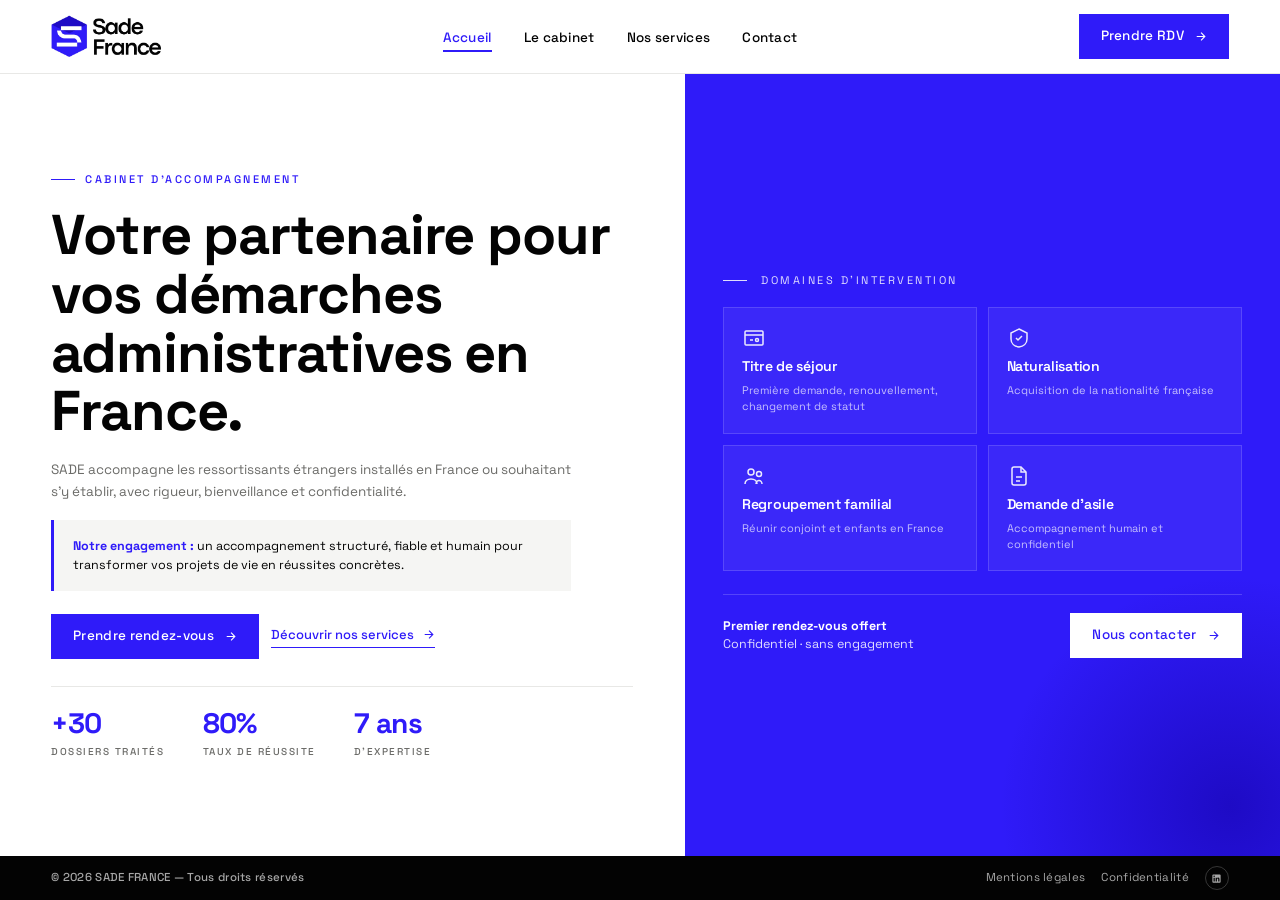
<file: index.html>
<!DOCTYPE html>
<html lang="fr">
<head>
<meta charset="UTF-8">
<meta name="viewport" content="width=device-width, initial-scale=1.0, viewport-fit=cover">
<title>SADE France — Accompagnement des démarches administratives</title>
<meta name="description" content="SADE accompagne les ressortissants étrangers en France dans toutes leurs démarches administratives : titre de séjour, naturalisation, regroupement familial, demande d'asile.">

<!-- Favicon (juste le S dans l'hexagone bleu) -->
<link rel="icon" type="image/png" sizes="32x32" href="assets/favicon-32.png">
<link rel="icon" type="image/png" sizes="16x16" href="assets/favicon-16.png">
<link rel="icon" type="image/png" href="assets/favicon.png">
<link rel="apple-touch-icon" sizes="180x180" href="assets/apple-touch-icon.png">

<!-- Open Graph (partage Facebook, WhatsApp, LinkedIn, Discord, etc.) -->
<meta property="og:type" content="website">
<meta property="og:url" content="https://sade78.fr/">
<meta property="og:title" content="SADE France — Accompagnement des démarches administratives">
<meta property="og:description" content="SADE accompagne les ressortissants étrangers en France dans toutes leurs démarches administratives : titre de séjour, naturalisation, regroupement familial, demande d'asile.">
<meta property="og:image" content="https://sade78.fr/assets/og-image.png">
<meta property="og:image:width" content="1200">
<meta property="og:image:height" content="630">
<meta property="og:locale" content="fr_FR">
<meta property="og:site_name" content="SADE France">

<!-- Twitter Card -->
<meta name="twitter:card" content="summary_large_image">
<meta name="twitter:url" content="https://sade78.fr/">
<meta name="twitter:title" content="SADE France — Accompagnement des démarches administratives">
<meta name="twitter:description" content="SADE accompagne les ressortissants étrangers en France dans toutes leurs démarches administratives : titre de séjour, naturalisation, regroupement familial, demande d'asile.">
<meta name="twitter:image" content="https://sade78.fr/assets/og-image.png">

<link rel="stylesheet" href="styles.css">
<style>
  /* HERO */
  .hero{
    display:grid;
    grid-template-columns:1.15fr 1fr;
    height:100%;
  }

  /* Left */
  .hero-left{
    padding:clamp(24px, 3.5vh, 56px) var(--pad-x);
    display:flex;
    flex-direction:column;
    justify-content:center;
    background:var(--c-white);
  }
  .hero h1{
    color:var(--c-black);
    margin:clamp(14px, 2vh, 22px) 0 clamp(14px, 2vh, 20px);
    max-width:600px;
  }
  .hero-lead{
    margin-bottom:clamp(14px, 2vh, 20px);
    max-width:520px;
    color:var(--c-text-muted);
    font-size:clamp(13.5px,1vw,15.5px);
    line-height:1.6;
  }
  .hero-engagement{
    padding:clamp(12px, 1.8vh, 18px) clamp(14px, 1.5vw, 20px);
    background:var(--c-gray-2);
    border-left:3px solid var(--c-blue);
    margin-bottom:clamp(16px, 2.5vh, 24px);
    max-width:520px;
    font-size:clamp(12.5px, .95vw, 14px);
    color:var(--c-black);
    line-height:1.55;
  }
  .hero-engagement strong{color:var(--c-blue)}
  .hero-actions{
    display:flex;
    gap:12px;
    align-items:center;
    flex-wrap:wrap;
  }
  .hero-stats{
    display:flex;
    gap:clamp(20px, 3vw, 40px);
    margin-top:clamp(20px, 3vh, 32px);
    padding-top:clamp(16px, 2.5vh, 24px);
    border-top:1px solid var(--c-gray);
  }
  .stat-num{
    font-size:clamp(22px, 2.2vw, 32px);
    font-weight:700;
    line-height:1;
    color:var(--c-blue);
    letter-spacing:-.02em;
  }
  .stat-label{
    font-size:10px;
    letter-spacing:1.5px;
    text-transform:uppercase;
    color:var(--c-text-muted);
    font-weight:500;
    margin-top:6px;
  }

  /* Right */
  .hero-right{
    background:var(--c-blue);
    color:var(--c-white);
    padding:clamp(24px, 3.5vh, 48px) clamp(20px, 3vw, 44px);
    display:flex;
    flex-direction:column;
    justify-content:center;
    position:relative;
    overflow:hidden;
  }
  .hero-right::before{
    content:'';
    position:absolute;
    bottom:-200px;right:-200px;
    width:500px;height:500px;
    background:radial-gradient(circle,var(--c-indigo) 0%,transparent 65%);
    pointer-events:none;
  }
  .hero-right > *{position:relative;z-index:2}
  .services-title{
    color:rgba(255,255,255,.85);
    font-size:11px;
    letter-spacing:2.5px;
    text-transform:uppercase;
    margin-bottom:clamp(14px, 2vh, 20px);
    display:flex;align-items:center;gap:14px;
  }
  .services-title::before{
    content:'';width:24px;height:1px;background:currentColor;
  }
  .services-grid{
    display:grid;
    grid-template-columns:1fr 1fr;
    gap:clamp(8px, 1.2vh, 12px);
  }
  .svc{
    padding:clamp(14px, 2vh, 18px) clamp(14px, 1.5vw, 18px);
    background:rgba(255,255,255,.06);
    border:1px solid rgba(255,255,255,.15);
    transition:all var(--t);
    cursor:pointer;
    text-decoration:none;
    color:inherit;
    display:flex;
    flex-direction:column;
    gap:8px;
  }
  .svc:hover{
    background:rgba(255,255,255,.12);
    border-color:rgba(255,255,255,.4);
    transform:translateY(-2px);
  }
  .svc-icon{
    width:24px;height:24px;
    color:var(--c-white);
    opacity:.9;
  }
  .svc h3{
    font-size:clamp(14px, 1.1vw, 16px);
    font-weight:600;
    color:var(--c-white);
    line-height:1.2;
  }
  .svc p{
    font-size:clamp(11px, .8vw, 12.5px);
    color:rgba(255,255,255,.7);
    line-height:1.45;
  }

  .hero-cta-row{
    margin-top:clamp(16px, 2.5vh, 24px);
    padding-top:clamp(14px, 2vh, 20px);
    border-top:1px solid rgba(255,255,255,.18);
    display:flex;
    align-items:center;
    justify-content:space-between;
    gap:12px;
    flex-wrap:wrap;
  }
  .hero-cta-row p{
    font-size:12.5px;
    color:rgba(255,255,255,.85);
    line-height:1.45;
  }
  .hero-cta-row p strong{color:var(--c-white)}

  /* ===== Mobile : on dégonfle proprement et le scroll fait le reste ===== */
  @media (max-width:860px){
    .hero{
      grid-template-columns:1fr;
      height:auto;
    }
    .hero-left{
      padding:36px var(--pad-x) 28px;
    }
    .hero-right{
      padding:36px var(--pad-x);
    }
    .hero h1{
      font-size:32px;
      margin:14px 0 16px;
    }
    .hero-lead, .hero-engagement{
      max-width:100%;
    }
    .hero-stats{
      gap:24px;
      margin-top:24px;
      padding-top:20px;
      flex-wrap:wrap;
    }
    .services-grid{
      gap:10px;
    }
  }

  @media (max-width:600px){
    .hero h1{font-size:28px}
    .hero-actions{width:100%}
    .hero-actions .btn{flex:1;justify-content:center}
    .hero-actions .link-arrow{width:100%;justify-content:center;margin-top:4px}
    .hero-stats{gap:18px 32px}
    .stat-num{font-size:24px}
    .services-grid{grid-template-columns:1fr 1fr;gap:10px}
    .svc{padding:14px}
    .hero-cta-row{flex-direction:column;align-items:stretch;text-align:left}
    .hero-cta-row .btn{justify-content:center;width:100%}
  }

  @media (max-width:380px){
    .services-grid{grid-template-columns:1fr}
  }
</style>
</head>
<body>
<div class="page">

  <!-- HEADER -->
  <header class="header">
    <a href="index.html" class="logo-link" aria-label="SADE France - Accueil">
      <img src="assets/logo-cropped.png" alt="SADE France" class="logo-img">
    </a>
    <nav class="nav-desktop" aria-label="Navigation principale">
      <ul>
        <li><a href="index.html" class="active">Accueil</a></li>
        <li><a href="cabinet.html">Le cabinet</a></li>
        <li><a href="services.html">Nos services</a></li>
        <li><a href="contact.html">Contact</a></li>
      </ul>
    </nav>
    <a href="contact.html" class="btn">Prendre RDV
      <svg viewBox="0 0 24 24" fill="none" stroke="currentColor" stroke-width="2"><path d="M5 12h14M13 5l7 7-7 7"/></svg>
    </a>
    <button class="burger" id="burger" aria-label="Ouvrir le menu" aria-expanded="false">
      <span></span><span></span><span></span>
    </button>
  </header>

  <nav class="nav-mobile" id="navMobile">
    <div class="nav-mobile-head">
      <a href="index.html" class="logo-link"><img src="assets/logo-light-text.png" alt="SADE France" class="logo-img"></a>
      <button class="nav-mobile-close" id="navClose" aria-label="Fermer">
        <svg viewBox="0 0 24 24" fill="none" stroke="currentColor" stroke-width="2"><path d="M18 6L6 18M6 6l12 12"/></svg>
      </button>
    </div>
    <a href="index.html">Accueil</a>
    <a href="cabinet.html">Le cabinet</a>
    <a href="services.html">Nos services</a>
    <a href="contact.html">Contact</a>
    <a href="contact.html" class="btn">Prendre RDV
      <svg viewBox="0 0 24 24" fill="none" stroke="currentColor" stroke-width="2"><path d="M5 12h14M13 5l7 7-7 7"/></svg>
    </a>
  </nav>

  <!-- ============================================================
       CONTENU PRINCIPAL : HERO ACCUEIL
       ============================================================
       Le hero est en 2 colonnes : à gauche le texte d'accroche,
       à droite un bloc bleu avec les 4 cartes services.
       
       🔧 POUR MODIFIER LE TITRE PRINCIPAL :
          Cherchez <h1> ci-dessous et modifiez son contenu.
       
       🔧 POUR CHANGER LES CHIFFRES (+30 / 80% / 7 ans) :
          Cherchez "stat-num" plus bas dans cette section.
       
       🔧 POUR MODIFIER LES 4 CARTES SERVICES :
          Cherchez "<a href=\"services.html#" plus bas.
       ============================================================ -->
  <main class="main">
    <section class="hero">

      <div class="hero-left">
        <div class="eyebrow">Cabinet d'accompagnement</div>
        <h1>Votre partenaire pour vos démarches administratives en France.</h1>
        <p class="hero-lead">SADE accompagne les ressortissants étrangers installés en France ou souhaitant s'y établir, avec rigueur, bienveillance et confidentialité.</p>
        <div class="hero-engagement">
          <strong>Notre engagement :</strong> un accompagnement structuré, fiable et humain pour transformer vos projets de vie en réussites concrètes.
        </div>
        <div class="hero-actions">
          <a href="contact.html" class="btn">Prendre rendez-vous
            <svg viewBox="0 0 24 24" fill="none" stroke="currentColor" stroke-width="2"><path d="M5 12h14M13 5l7 7-7 7"/></svg>
          </a>
          <a href="services.html" class="link-arrow">
            Découvrir nos services
            <svg viewBox="0 0 24 24" fill="none" stroke="currentColor" stroke-width="2"><path d="M5 12h14M13 5l7 7-7 7"/></svg>
          </a>
        </div>
        <!-- 🔧 STATS PRINCIPALES — modifiez les chiffres ici -->
        <div class="hero-stats">
          <div class="stat">
            <div class="stat-num">+30</div>
            <div class="stat-label">Dossiers traités</div>
          </div>
          <div class="stat">
            <div class="stat-num">80%</div>
            <div class="stat-label">Taux de réussite</div>
          </div>
          <div class="stat">
            <div class="stat-num">7 ans</div>
            <div class="stat-label">D'expertise</div>
          </div>
        </div>
      </div>

      <div class="hero-right">
        <div class="services-title">Domaines d'intervention</div>
        <!-- 🔧 4 CARTES SERVICES — modifiez le titre/description de chaque -->
        <div class="services-grid">
          <a href="services.html#titre-sejour" class="svc">
            <svg class="svc-icon" viewBox="0 0 24 24" fill="none" stroke="currentColor" stroke-width="1.5">
              <rect x="3" y="5" width="18" height="14" rx="1"/>
              <path d="M3 9h18M8 14h3"/>
              <circle cx="15" cy="14" r="1.5"/>
            </svg>
            <h3>Titre de séjour</h3>
            <p>Première demande, renouvellement, changement de statut</p>
          </a>
          <a href="services.html#naturalisation" class="svc">
            <svg class="svc-icon" viewBox="0 0 24 24" fill="none" stroke="currentColor" stroke-width="1.5">
              <path d="M12 3l8 4v6c0 4.5-3.5 7.5-8 8-4.5-.5-8-3.5-8-8V7l8-4z"/>
              <path d="M9 12l2 2 4-4"/>
            </svg>
            <h3>Naturalisation</h3>
            <p>Acquisition de la nationalité française</p>
          </a>
          <a href="services.html#regroupement" class="svc">
            <svg class="svc-icon" viewBox="0 0 24 24" fill="none" stroke="currentColor" stroke-width="1.5">
              <circle cx="9" cy="8" r="3"/>
              <circle cx="17" cy="10" r="2.5"/>
              <path d="M3 20c0-3 2.5-5 6-5s6 2 6 5M14 20c0-2 1.5-3.5 3-3.5s3 1.5 3 3.5"/>
            </svg>
            <h3>Regroupement familial</h3>
            <p>Réunir conjoint et enfants en France</p>
          </a>
          <a href="services.html#asile" class="svc">
            <svg class="svc-icon" viewBox="0 0 24 24" fill="none" stroke="currentColor" stroke-width="1.5">
              <path d="M14 3H7a2 2 0 0 0-2 2v14a2 2 0 0 0 2 2h10a2 2 0 0 0 2-2V8l-5-5z"/>
              <path d="M14 3v5h5M9 13h6M9 17h4"/>
            </svg>
            <h3>Demande d'asile</h3>
            <p>Accompagnement humain et confidentiel</p>
          </a>
        </div>

        <!-- 🔧 BANDEAU CTA en bas du bloc bleu -->
        <div class="hero-cta-row">
          <p><strong>Premier rendez-vous offert</strong><br>Confidentiel · sans engagement</p>
          <a href="contact.html" class="btn btn--white">Nous contacter
            <svg viewBox="0 0 24 24" fill="none" stroke="currentColor" stroke-width="2"><path d="M5 12h14M13 5l7 7-7 7"/></svg>
          </a>
        </div>
      </div>

    </section>
  </main>

  <footer class="footer">
    <div class="copy">© 2026 SADE FRANCE — Tous droits réservés</div>
    <div class="footer-links">
      <a href="mentions-legales.html">Mentions légales</a>
      <a href="confidentialite.html">Confidentialité</a>
      <a href="#" class="footer-social" aria-label="LinkedIn">
        <svg viewBox="0 0 24 24" fill="currentColor"><path d="M19 3a2 2 0 0 1 2 2v14a2 2 0 0 1-2 2H5a2 2 0 0 1-2-2V5a2 2 0 0 1 2-2h14m-.5 15.5v-5.3a3.26 3.26 0 0 0-3.26-3.26c-.85 0-1.84.52-2.32 1.3v-1.11h-2.79v8.37h2.79v-4.93c0-.77.62-1.4 1.39-1.4a1.4 1.4 0 0 1 1.4 1.4v4.93h2.79M6.88 8.56a1.68 1.68 0 0 0 1.68-1.68c0-.93-.75-1.69-1.68-1.69a1.69 1.69 0 0 0-1.69 1.69c0 .93.76 1.68 1.69 1.68m1.39 9.94v-8.37H5.5v8.37h2.77z"/></svg>
      </a>
    </div>
  </footer>

</div>

<script>
  const burger = document.getElementById('burger');
  const navMobile = document.getElementById('navMobile');
  const navClose = document.getElementById('navClose');
  function toggleMenu(open){
    burger.classList.toggle('is-open', open);
    navMobile.classList.toggle('is-open', open);
    burger.setAttribute('aria-expanded', open);
    document.body.classList.toggle('no-scroll', open);
  }
  burger.addEventListener('click',()=>toggleMenu(!navMobile.classList.contains('is-open')));
  navClose.addEventListener('click',()=>toggleMenu(false));
  navMobile.querySelectorAll('a').forEach(a=>a.addEventListener('click',()=>toggleMenu(false)));
</script>
</body>
</html>
</file>
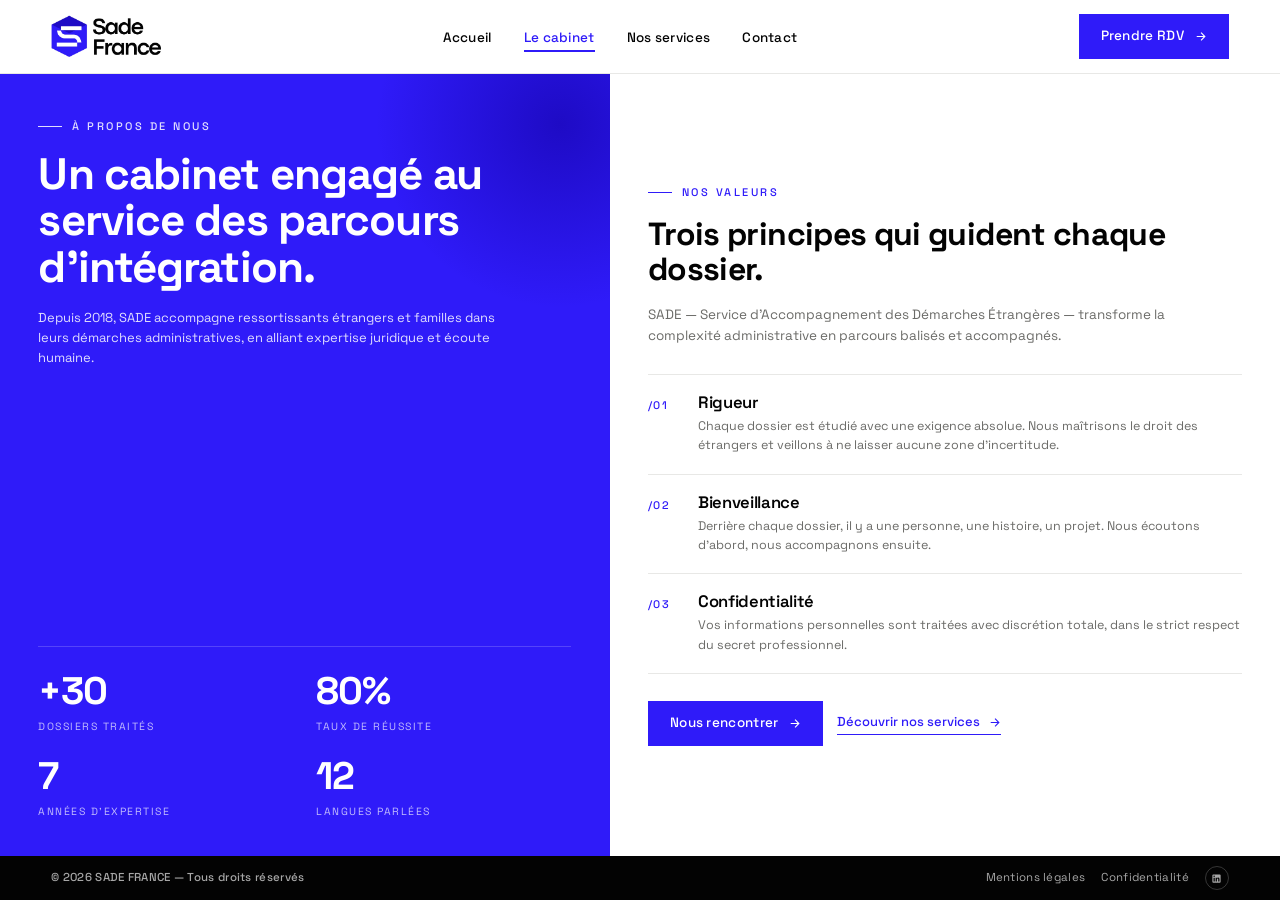
<file: cabinet.html>
<!DOCTYPE html>
<html lang="fr">
<head>
<meta charset="UTF-8">
<meta name="viewport" content="width=device-width, initial-scale=1.0, viewport-fit=cover">
<title>Le cabinet — SADE France</title>
<meta name="description" content="Découvrez le cabinet SADE France : valeurs, équipe et engagement auprès des ressortissants étrangers.">

<!-- Favicon (juste le S dans l'hexagone bleu) -->
<link rel="icon" type="image/png" sizes="32x32" href="assets/favicon-32.png">
<link rel="icon" type="image/png" sizes="16x16" href="assets/favicon-16.png">
<link rel="icon" type="image/png" href="assets/favicon.png">
<link rel="apple-touch-icon" sizes="180x180" href="assets/apple-touch-icon.png">

<!-- Open Graph (partage Facebook, WhatsApp, LinkedIn, Discord, etc.) -->
<meta property="og:type" content="website">
<meta property="og:url" content="https://sade78.fr/cabinet.html">
<meta property="og:title" content="Le cabinet — SADE France">
<meta property="og:description" content="Découvrez le cabinet SADE France : valeurs, équipe et engagement auprès des ressortissants étrangers.">
<meta property="og:image" content="https://sade78.fr/assets/og-image.png">
<meta property="og:image:width" content="1200">
<meta property="og:image:height" content="630">
<meta property="og:locale" content="fr_FR">
<meta property="og:site_name" content="SADE France">

<!-- Twitter Card -->
<meta name="twitter:card" content="summary_large_image">
<meta name="twitter:url" content="https://sade78.fr/cabinet.html">
<meta name="twitter:title" content="Le cabinet — SADE France">
<meta name="twitter:description" content="Découvrez le cabinet SADE France : valeurs, équipe et engagement auprès des ressortissants étrangers.">
<meta name="twitter:image" content="https://sade78.fr/assets/og-image.png">

<link rel="stylesheet" href="styles.css">
<style>
  .cabinet{
    display:grid;
    grid-template-columns:1fr 1.1fr;
    height:100%;
  }

  /* LEFT - Visual bleu */
  .cabinet-visual{
    background:var(--c-blue);
    color:var(--c-white);
    padding:clamp(28px, 4vh, 56px) clamp(24px, 3vw, 48px);
    display:flex;
    flex-direction:column;
    justify-content:space-between;
    position:relative;
    overflow:hidden;
  }
  .cabinet-visual::before{
    content:'';
    position:absolute;
    top:-150px;right:-150px;
    width:400px;height:400px;
    background:radial-gradient(circle,var(--c-indigo) 0%,transparent 65%);
    pointer-events:none;
  }
  .cabinet-visual > *{position:relative;z-index:2}

  .cabinet-visual h1{
    color:var(--c-white);
    font-size:clamp(26px, 3.5vw, 44px);
    margin:clamp(12px, 1.8vh, 18px) 0 clamp(14px, 2vh, 20px);
    line-height:1.05;
  }
  .cabinet-visual .lead{
    color:rgba(255,255,255,.85);
    max-width:460px;
    font-size:clamp(13px, .95vw, 14.5px);
    line-height:1.55;
  }

  .cabinet-stats-grid{
    display:grid;
    grid-template-columns:1fr 1fr;
    gap:clamp(16px, 2.5vh, 24px);
    margin-top:clamp(20px, 3vh, 32px);
    padding-top:clamp(18px, 2.8vh, 26px);
    border-top:1px solid rgba(255,255,255,.18);
  }
  .cabinet-stat-num{
    font-size:clamp(28px, 3vw, 40px);
    font-weight:700;
    color:var(--c-white);
    line-height:1;
    letter-spacing:-.03em;
  }
  .cabinet-stat-label{
    font-size:10.5px;
    letter-spacing:1.5px;
    text-transform:uppercase;
    color:rgba(255,255,255,.7);
    margin-top:8px;
  }

  /* RIGHT - Content */
  .cabinet-content{
    padding:clamp(28px, 4vh, 56px) clamp(24px, 3vw, 56px);
    display:flex;
    flex-direction:column;
    justify-content:center;
    background:var(--c-white);
    overflow-y:auto;
    overflow-x:hidden;
  }
  .cabinet-content::-webkit-scrollbar{width:4px}
  .cabinet-content::-webkit-scrollbar-thumb{background:var(--c-gray)}

  .cabinet-content h2{
    margin:clamp(12px, 1.8vh, 18px) 0 clamp(12px, 1.8vh, 18px);
    max-width:520px;
  }
  .cabinet-content > .lead{
    margin-bottom:clamp(20px, 3vh, 28px);
    max-width:520px;
  }

  .values-list{
    display:grid;
    gap:0;
  }
  .value-row{
    display:grid;
    grid-template-columns:auto 1fr;
    gap:clamp(14px, 2vw, 20px);
    align-items:flex-start;
    padding:clamp(12px, 2vh, 18px) 0;
    border-top:1px solid var(--c-gray);
    transition:padding var(--t);
  }
  .value-row:hover{padding-left:8px}
  .value-row:last-child{border-bottom:1px solid var(--c-gray)}
  .value-num{
    font-size:11px;
    font-weight:500;
    color:var(--c-blue);
    letter-spacing:1.5px;
    padding-top:4px;
    min-width:30px;
  }
  .value-row h3{
    font-size:clamp(15px, 1.3vw, 18px);
    margin-bottom:4px;
  }
  .value-row p{
    font-size:clamp(12.5px, .92vw, 13.5px);
    color:var(--c-text-muted);
    line-height:1.55;
  }

  .cabinet-actions{
    display:flex;
    gap:14px;
    align-items:center;
    flex-wrap:wrap;
    margin-top:clamp(20px, 3vh, 28px);
  }

  /* Mobile */
  @media (max-width:860px){
    .cabinet{
      grid-template-columns:1fr;
      height:auto;
    }
    .cabinet-visual{padding:36px var(--pad-x) 32px}
    .cabinet-content{padding:36px var(--pad-x);overflow:visible}
    .cabinet-visual h1{font-size:30px;margin:14px 0 16px}
    .cabinet-stats-grid{grid-template-columns:repeat(4,1fr);gap:16px;margin-top:24px;padding-top:20px}
  }
  @media (max-width:600px){
    .cabinet-visual h1{font-size:26px}
    .cabinet-stats-grid{grid-template-columns:1fr 1fr;gap:18px}
    .cabinet-stat-num{font-size:26px}
    .cabinet-stat-label{font-size:10px}
    .cabinet-actions{flex-direction:column;align-items:stretch}
    .cabinet-actions .btn{justify-content:center}
    .cabinet-actions .link-arrow{justify-content:center}
  }
</style>
</head>
<body>
<div class="page">

  <header class="header">
    <a href="index.html" class="logo-link"><img src="assets/logo-cropped.png" alt="SADE France" class="logo-img"></a>
    <nav class="nav-desktop">
      <ul>
        <li><a href="index.html">Accueil</a></li>
        <li><a href="cabinet.html" class="active">Le cabinet</a></li>
        <li><a href="services.html">Nos services</a></li>
        <li><a href="contact.html">Contact</a></li>
      </ul>
    </nav>
    <a href="contact.html" class="btn">Prendre RDV
      <svg viewBox="0 0 24 24" fill="none" stroke="currentColor" stroke-width="2"><path d="M5 12h14M13 5l7 7-7 7"/></svg>
    </a>
    <button class="burger" id="burger" aria-label="Menu"><span></span><span></span><span></span></button>
  </header>

  <nav class="nav-mobile" id="navMobile">
    <div class="nav-mobile-head">
      <a href="index.html" class="logo-link"><img src="assets/logo-light-text.png" alt="SADE France" class="logo-img"></a>
      <button class="nav-mobile-close" id="navClose" aria-label="Fermer">
        <svg viewBox="0 0 24 24" fill="none" stroke="currentColor" stroke-width="2"><path d="M18 6L6 18M6 6l12 12"/></svg>
      </button>
    </div>
    <a href="index.html">Accueil</a>
    <a href="cabinet.html">Le cabinet</a>
    <a href="services.html">Nos services</a>
    <a href="contact.html">Contact</a>
    <a href="contact.html" class="btn">Prendre RDV</a>
  </nav>

  <!-- ============================================================
       CONTENU PRINCIPAL : LE CABINET
       ============================================================
       Page en 2 colonnes : à gauche un bloc bleu avec stats,
       à droite les 3 valeurs du cabinet.
       
       🔧 MODIFIER LES CHIFFRES (+800, 95%, 7, 12) :
          Cherchez "cabinet-stat-num" ci-dessous.
       
       🔧 MODIFIER LES 3 VALEURS (Rigueur / Bienveillance / Confidentialité) :
          Cherchez "value-row" ci-dessous.
       ============================================================ -->
  <main class="main">
    <section class="cabinet">

      <div class="cabinet-visual">
        <div>
          <div class="eyebrow light">À propos de nous</div>
          <h1>Un cabinet engagé au service des parcours d'intégration.</h1>
          <p class="lead">Depuis 2018, SADE accompagne ressortissants étrangers et familles dans leurs démarches administratives, en alliant expertise juridique et écoute humaine.</p>
        </div>

        <!-- 🔧 STATS du cabinet — modifiez les chiffres ici -->
        <div class="cabinet-stats-grid">
          <div>
            <div class="cabinet-stat-num">+30</div>
            <div class="cabinet-stat-label">Dossiers traités</div>
          </div>
          <div>
            <div class="cabinet-stat-num">80%</div>
            <div class="cabinet-stat-label">Taux de réussite</div>
          </div>
          <div>
            <div class="cabinet-stat-num">7</div>
            <div class="cabinet-stat-label">Années d'expertise</div>
          </div>
          <div>
            <div class="cabinet-stat-num">12</div>
            <div class="cabinet-stat-label">Langues parlées</div>
          </div>
        </div>
      </div>

      <div class="cabinet-content">
        <div class="eyebrow">Nos valeurs</div>
        <h2>Trois principes qui guident chaque dossier.</h2>
        <p class="lead">SADE — Service d'Accompagnement des Démarches Étrangères — transforme la complexité administrative en parcours balisés et accompagnés.</p>

        <!-- 🔧 LES 3 VALEURS — modifiez titre + description ici -->
        <div class="values-list">
          <div class="value-row">
            <div class="value-num">/01</div>
            <div>
              <h3>Rigueur</h3>
              <p>Chaque dossier est étudié avec une exigence absolue. Nous maîtrisons le droit des étrangers et veillons à ne laisser aucune zone d'incertitude.</p>
            </div>
          </div>
          <div class="value-row">
            <div class="value-num">/02</div>
            <div>
              <h3>Bienveillance</h3>
              <p>Derrière chaque dossier, il y a une personne, une histoire, un projet. Nous écoutons d'abord, nous accompagnons ensuite.</p>
            </div>
          </div>
          <div class="value-row">
            <div class="value-num">/03</div>
            <div>
              <h3>Confidentialité</h3>
              <p>Vos informations personnelles sont traitées avec discrétion totale, dans le strict respect du secret professionnel.</p>
            </div>
          </div>
        </div>

        <div class="cabinet-actions">
          <a href="contact.html" class="btn">
            Nous rencontrer
            <svg viewBox="0 0 24 24" fill="none" stroke="currentColor" stroke-width="2"><path d="M5 12h14M13 5l7 7-7 7"/></svg>
          </a>
          <a href="services.html" class="link-arrow">
            Découvrir nos services
            <svg viewBox="0 0 24 24" fill="none" stroke="currentColor" stroke-width="2"><path d="M5 12h14M13 5l7 7-7 7"/></svg>
          </a>
        </div>
      </div>

    </section>
  </main>

  <footer class="footer">
    <div class="copy">© 2026 SADE FRANCE — Tous droits réservés</div>
    <div class="footer-links">
      <a href="mentions-legales.html">Mentions légales</a>
      <a href="confidentialite.html">Confidentialité</a>
      <a href="#" class="footer-social" aria-label="LinkedIn">
        <svg viewBox="0 0 24 24" fill="currentColor"><path d="M19 3a2 2 0 0 1 2 2v14a2 2 0 0 1-2 2H5a2 2 0 0 1-2-2V5a2 2 0 0 1 2-2h14m-.5 15.5v-5.3a3.26 3.26 0 0 0-3.26-3.26c-.85 0-1.84.52-2.32 1.3v-1.11h-2.79v8.37h2.79v-4.93c0-.77.62-1.4 1.39-1.4a1.4 1.4 0 0 1 1.4 1.4v4.93h2.79M6.88 8.56a1.68 1.68 0 0 0 1.68-1.68c0-.93-.75-1.69-1.68-1.69a1.69 1.69 0 0 0-1.69 1.69c0 .93.76 1.68 1.69 1.68m1.39 9.94v-8.37H5.5v8.37h2.77z"/></svg>
      </a>
    </div>
  </footer>

</div>

<script>
  const burger = document.getElementById('burger');
  const navMobile = document.getElementById('navMobile');
  const navClose = document.getElementById('navClose');
  function toggleMenu(open){
    burger.classList.toggle('is-open', open);
    navMobile.classList.toggle('is-open', open);
    document.body.classList.toggle('no-scroll', open);
  }
  burger.addEventListener('click',()=>toggleMenu(!navMobile.classList.contains('is-open')));
  navClose.addEventListener('click',()=>toggleMenu(false));
  navMobile.querySelectorAll('a').forEach(a=>a.addEventListener('click',()=>toggleMenu(false)));
</script>
</body>
</html>
</file>
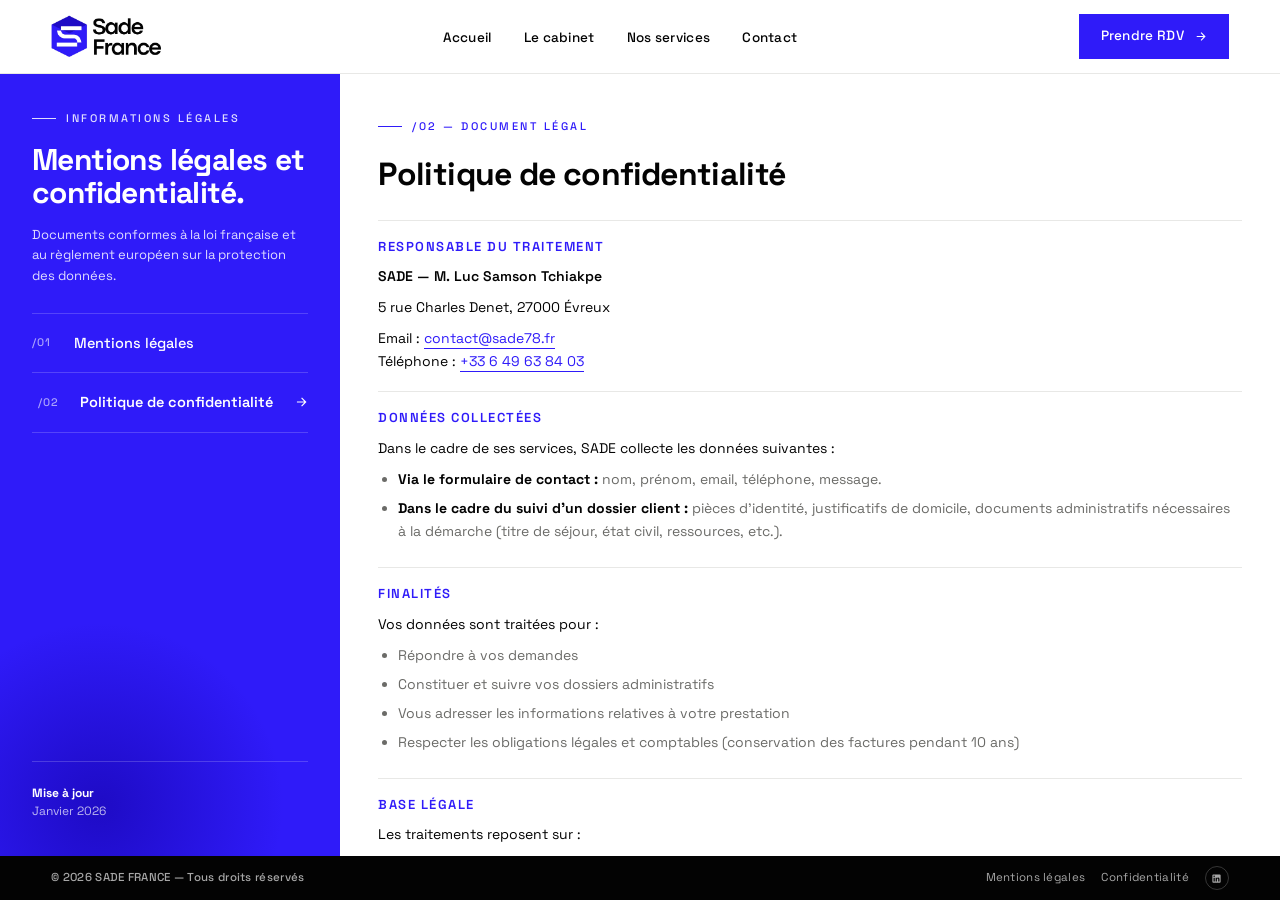
<file: confidentialite.html>
<!DOCTYPE html>
<html lang="fr">
<head>
<meta charset="UTF-8">
<meta name="viewport" content="width=device-width, initial-scale=1.0, viewport-fit=cover">
<title>Politique de confidentialité — SADE France</title>
<meta name="description" content="Politique de confidentialité du site SADE France — Service d'Accompagnement des Démarches Étrangères. Conformité RGPD.">

<!-- Favicon (juste le S dans l'hexagone bleu) -->
<link rel="icon" type="image/png" sizes="32x32" href="assets/favicon-32.png">
<link rel="icon" type="image/png" sizes="16x16" href="assets/favicon-16.png">
<link rel="icon" type="image/png" href="assets/favicon.png">
<link rel="apple-touch-icon" sizes="180x180" href="assets/apple-touch-icon.png">

<!-- Open Graph -->
<meta property="og:type" content="website">
<meta property="og:url" content="https://sade78.fr/confidentialite.html">
<meta property="og:title" content="Politique de confidentialité — SADE France">
<meta property="og:description" content="Comment nous protégeons vos données personnelles.">
<meta property="og:image" content="https://sade78.fr/assets/og-image.png">
<meta property="og:image:width" content="1200">
<meta property="og:image:height" content="630">
<meta property="og:locale" content="fr_FR">
<meta property="og:site_name" content="SADE France">

<!-- Twitter Card -->
<meta name="twitter:card" content="summary_large_image">
<meta name="twitter:image" content="https://sade78.fr/assets/og-image.png">

<link rel="stylesheet" href="styles.css">

<!-- ============================================================
     STYLES IDENTIQUES À LA PAGE MENTIONS LÉGALES
     On les inline ici pour garder chaque page autonome.
     Si vous voulez factoriser, déplacez ces styles dans styles.css.
     ============================================================ -->
<style>
  .legal-page{
    display:grid;
    grid-template-columns:340px 1fr;
    height:100%;
  }

  /* ===== Sidebar bleue ===== */
  .legal-sidebar{
    background:var(--c-blue);
    color:var(--c-white);
    padding:clamp(28px, 4vh, 48px) clamp(20px, 2.5vw, 32px);
    display:flex;
    flex-direction:column;
    overflow-y:auto;
    overflow-x:hidden;
    position:relative;
  }
  .legal-sidebar::before{
    content:'';
    position:absolute;
    bottom:-150px;left:-100px;
    width:400px;height:400px;
    background:radial-gradient(circle,var(--c-indigo) 0%,transparent 65%);
    pointer-events:none;
  }
  .legal-sidebar > *{position:relative;z-index:2}
  .legal-sidebar h1{
    color:var(--c-white);
    font-size:clamp(22px, 2.5vw, 30px);
    margin:clamp(12px, 1.8vh, 18px) 0;
    line-height:1.1;
  }
  .legal-sidebar > p{
    color:rgba(255,255,255,.85);
    font-size:13px;
    line-height:1.55;
    margin-bottom:clamp(20px, 3vh, 28px);
  }

  /* Navigation entre les 2 pages légales */
  .legal-tabs{
    display:flex;
    flex-direction:column;
    border-top:1px solid rgba(255,255,255,.18);
  }
  .legal-tabs a{
    display:flex;
    align-items:center;
    justify-content:space-between;
    gap:12px;
    padding:clamp(14px, 2vh, 18px) 0;
    border-bottom:1px solid rgba(255,255,255,.18);
    color:var(--c-white);
    transition:padding var(--t);
  }
  .legal-tabs a:hover{padding-left:6px}
  .legal-tabs a.active{padding-left:6px}
  .legal-tab-num{
    font-size:11px;
    color:rgba(255,255,255,.6);
    letter-spacing:1px;
    font-weight:500;
    flex-shrink:0;
    width:30px;
  }
  .legal-tab-name{font-size:14.5px;font-weight:500;flex:1}
  .legal-tabs a.active .legal-tab-name{font-weight:600}
  .legal-tab-arrow{
    width:14px;height:14px;
    opacity:0;
    transform:translateX(-6px);
    transition:all var(--t);
    flex-shrink:0;
  }
  .legal-tabs a.active .legal-tab-arrow{opacity:1;transform:translateX(0)}

  .legal-sidebar-foot{
    margin-top:auto;
    padding-top:clamp(16px, 2.5vh, 24px);
    border-top:1px solid rgba(255,255,255,.18);
    font-size:12px;
    color:rgba(255,255,255,.7);
    line-height:1.5;
  }
  .legal-sidebar-foot strong{color:#fff}

  /* ===== Panneau de contenu ===== */
  .legal-panel{
    padding:clamp(28px, 4vh, 48px) clamp(24px, 3vw, 56px);
    background:var(--c-white);
    overflow-y:auto;
    overflow-x:hidden;
  }
  .legal-panel::-webkit-scrollbar{width:4px}
  .legal-panel::-webkit-scrollbar-thumb{background:var(--c-gray)}

  .legal-panel > .eyebrow{margin-bottom:clamp(10px, 1.5vh, 14px)}
  .legal-panel h2{
    margin:clamp(8px, 1vh, 12px) 0 clamp(20px, 3vh, 28px);
    max-width:600px;
  }

  /* Sections */
  .legal-section{
    padding:clamp(16px, 2vh, 22px) 0;
    border-top:1px solid var(--c-gray);
  }
  .legal-section:first-of-type{border-top:none;padding-top:0}
  .legal-section h3{
    color:var(--c-blue);
    font-size:13px;
    font-weight:600;
    letter-spacing:1.5px;
    text-transform:uppercase;
    margin-bottom:clamp(10px, 1.2vh, 14px);
  }
  .legal-section p{
    font-size:14px;
    line-height:1.65;
    color:var(--c-black);
    margin-bottom:8px;
    max-width:760px;
  }
  .legal-section p strong{color:var(--c-black);font-weight:600}
  .legal-section p:last-child{margin-bottom:0}
  .legal-section ul{
    margin:6px 0 0 0;
    padding-left:20px;
    list-style:disc;
  }
  .legal-section ul li{
    font-size:14px;
    line-height:1.65;
    color:var(--c-text-muted);
    margin-bottom:6px;
  }
  .legal-section ul li strong{color:var(--c-black)}
  .legal-section a{
    color:var(--c-blue);
    border-bottom:1px solid var(--c-blue);
    padding-bottom:1px;
  }
  .legal-section a:hover{color:var(--c-indigo)}

  .legal-note{
    background:var(--c-gray-2);
    border-left:3px solid var(--c-blue);
    padding:14px 18px;
    margin-top:16px;
    font-size:13px;
    color:var(--c-text-muted);
    line-height:1.55;
  }
  .legal-note strong{color:var(--c-black)}

  /* ===== Mobile ===== */
  @media (max-width:860px){
    .legal-page{
      grid-template-columns:1fr;
      height:auto;
    }
    .legal-sidebar{
      padding:32px var(--pad-x);
      overflow:visible;
    }
    .legal-sidebar h1{font-size:26px;margin:10px 0 12px}
    .legal-tabs{
      flex-direction:row;
      gap:0;
      border-top:none;
      overflow-x:auto;
      -webkit-overflow-scrolling:touch;
      margin:0 -4px;
      padding:0 4px;
    }
    .legal-tabs::-webkit-scrollbar{display:none}
    .legal-tabs a{
      flex-direction:column;
      align-items:center;
      text-align:center;
      padding:10px 16px;
      border-bottom:none;
      border-right:1px solid rgba(255,255,255,.18);
      gap:4px;
      flex-shrink:0;
    }
    .legal-tabs a:last-child{border-right:none}
    .legal-tabs a:hover,
    .legal-tabs a.active{padding-left:16px}
    .legal-tab-arrow{display:none}
    .legal-tab-num{width:auto;font-size:10px}
    .legal-tab-name{font-size:13px;white-space:nowrap}
    .legal-tabs a.active{background:rgba(255,255,255,.12)}
    .legal-sidebar-foot{display:none}
    .legal-panel{padding:28px var(--pad-x);overflow:visible}
  }
</style>
</head>
<body>
<div class="page">

  <!-- HEADER -->
  <header class="header">
    <a href="index.html" class="logo-link" aria-label="SADE France - Accueil">
      <img src="assets/logo-cropped.png" alt="SADE France" class="logo-img">
    </a>
    <nav class="nav-desktop">
      <ul>
        <li><a href="index.html">Accueil</a></li>
        <li><a href="cabinet.html">Le cabinet</a></li>
        <li><a href="services.html">Nos services</a></li>
        <li><a href="contact.html">Contact</a></li>
      </ul>
    </nav>
    <a href="contact.html" class="btn">
      Prendre RDV
      <svg viewBox="0 0 24 24" fill="none" stroke="currentColor" stroke-width="2"><path d="M5 12h14M13 5l7 7-7 7"/></svg>
    </a>
    <button class="burger" id="burger" aria-label="Menu"><span></span><span></span><span></span></button>
  </header>

  <!-- DRAWER MOBILE -->
  <nav class="nav-mobile" id="navMobile">
    <div class="nav-mobile-head">
      <a href="index.html" class="logo-link"><img src="assets/logo-light-text.png" alt="SADE France" class="logo-img"></a>
      <button class="nav-mobile-close" id="navClose" aria-label="Fermer">
        <svg viewBox="0 0 24 24" fill="none" stroke="currentColor" stroke-width="2"><path d="M18 6L6 18M6 6l12 12"/></svg>
      </button>
    </div>
    <a href="index.html">Accueil</a>
    <a href="cabinet.html">Le cabinet</a>
    <a href="services.html">Nos services</a>
    <a href="contact.html">Contact</a>
    <a href="contact.html" class="btn">Prendre RDV</a>
  </nav>

  <!-- CONTENU -->
  <main class="main">
    <section class="legal-page">

      <!-- Sidebar : navigation entre les 2 pages légales -->
      <div class="legal-sidebar">
        <div class="eyebrow light">Informations légales</div>
        <h1>Mentions légales et confidentialité.</h1>
        <p>Documents conformes à la loi française et au règlement européen sur la protection des données.</p>

        <nav class="legal-tabs">
          <a href="mentions-legales.html">
            <span class="legal-tab-num">/01</span>
            <span class="legal-tab-name">Mentions légales</span>
            <svg class="legal-tab-arrow" viewBox="0 0 24 24" fill="none" stroke="currentColor" stroke-width="2"><path d="M5 12h14M13 5l7 7-7 7"/></svg>
          </a>
          <a href="confidentialite.html" class="active">
            <span class="legal-tab-num">/02</span>
            <span class="legal-tab-name">Politique de confidentialité</span>
            <svg class="legal-tab-arrow" viewBox="0 0 24 24" fill="none" stroke="currentColor" stroke-width="2"><path d="M5 12h14M13 5l7 7-7 7"/></svg>
          </a>
        </nav>

        <div class="legal-sidebar-foot">
          <strong>Mise à jour</strong><br>
          Janvier 2026
        </div>
      </div>

      <!-- Panel : contenu de la confidentialité -->
      <div class="legal-panel">
        <div class="eyebrow">/02 — Document légal</div>
        <h2>Politique de confidentialité</h2>

        <!-- Responsable de traitement -->
        <div class="legal-section">
          <h3>Responsable du traitement</h3>
          <p><strong>SADE — M. Luc Samson Tchiakpe</strong></p>
          <p>5 rue Charles Denet, 27000 Évreux</p>
          <p>
            Email : <a href="mailto:contact@sade78.fr">contact@sade78.fr</a><br>
            Téléphone : <a href="tel:+33649638403">+33 6 49 63 84 03</a>
          </p>
        </div>

        <!-- Données collectées -->
        <div class="legal-section">
          <h3>Données collectées</h3>
          <p>Dans le cadre de ses services, SADE collecte les données suivantes :</p>
          <ul>
            <li><strong>Via le formulaire de contact :</strong> nom, prénom, email, téléphone, message.</li>
            <li><strong>Dans le cadre du suivi d'un dossier client :</strong> pièces d'identité, justificatifs de domicile, documents administratifs nécessaires à la démarche (titre de séjour, état civil, ressources, etc.).</li>
          </ul>
        </div>

        <!-- Finalités -->
        <div class="legal-section">
          <h3>Finalités</h3>
          <p>Vos données sont traitées pour :</p>
          <ul>
            <li>Répondre à vos demandes</li>
            <li>Constituer et suivre vos dossiers administratifs</li>
            <li>Vous adresser les informations relatives à votre prestation</li>
            <li>Respecter les obligations légales et comptables (conservation des factures pendant 10 ans)</li>
          </ul>
        </div>

        <!-- Base légale -->
        <div class="legal-section">
          <h3>Base légale</h3>
          <p>Les traitements reposent sur :</p>
          <ul>
            <li>Votre <strong>consentement</strong> (formulaire de contact)</li>
            <li>L'<strong>exécution du contrat</strong> de prestation</li>
            <li>Le respect d'<strong>obligations légales</strong> (comptabilité, lutte anti-blanchiment)</li>
          </ul>
        </div>

        <!-- Destinataires -->
        <div class="legal-section">
          <h3>Destinataires</h3>
          <p>Vos données sont strictement réservées à SADE et, le cas échéant, aux administrations destinataires de votre dossier (préfecture, OFII, CAF, CPAM, etc.) avec votre accord.</p>
          <p><strong>Aucune donnée n'est revendue à des tiers.</strong></p>
        </div>

        <!-- Durée de conservation -->
        <div class="legal-section">
          <h3>Durée de conservation</h3>
          <ul>
            <li>Demandes via formulaire sans suite : <strong>3 ans</strong></li>
            <li>Dossiers clients : <strong>5 ans</strong> après la fin de la prestation</li>
            <li>Documents comptables : <strong>10 ans</strong> (obligation légale)</li>
          </ul>
        </div>

        <!-- Vos droits -->
        <div class="legal-section">
          <h3>Vos droits</h3>
          <p>Conformément au RGPD et à la loi Informatique et Libertés, vous disposez d'un droit d'accès, de rectification, d'effacement, d'opposition, de limitation et de portabilité de vos données.</p>
          <p>Vous pouvez les exercer à tout moment en écrivant à <a href="mailto:contact@sade78.fr">contact@sade78.fr</a>, accompagné d'un justificatif d'identité.</p>
          <p>En cas de désaccord sur le traitement de vos données, vous pouvez introduire une réclamation auprès de la <strong>CNIL</strong> (<a href="https://www.cnil.fr" target="_blank" rel="noopener">www.cnil.fr</a> — 3 place de Fontenoy, 75007 Paris).</p>
        </div>

        <!-- Cookies -->
        <div class="legal-section">
          <h3>Cookies</h3>
          <p>Le site sade78.fr utilise des cookies strictement nécessaires à son fonctionnement et, le cas échéant, des cookies de mesure d'audience. Un bandeau vous permet de les accepter ou de les refuser lors de votre première visite. Vous pouvez modifier vos préférences à tout moment depuis votre navigateur.</p>
        </div>

        <!-- Sécurité -->
        <div class="legal-section">
          <h3>Sécurité</h3>
          <p>SADE met en œuvre les mesures techniques et organisationnelles appropriées pour protéger vos données contre tout accès non autorisé, perte ou divulgation.</p>
        </div>

      </div>

    </section>
  </main>

  <!-- FOOTER -->
  <footer class="footer">
    <div class="copy">© 2026 SADE FRANCE — Tous droits réservés</div>
    <div class="footer-links">
      <a href="mentions-legales.html">Mentions légales</a>
      <a href="confidentialite.html">Confidentialité</a>
      <a href="#" class="footer-social" aria-label="LinkedIn">
        <svg viewBox="0 0 24 24" fill="currentColor"><path d="M19 3a2 2 0 0 1 2 2v14a2 2 0 0 1-2 2H5a2 2 0 0 1-2-2V5a2 2 0 0 1 2-2h14m-.5 15.5v-5.3a3.26 3.26 0 0 0-3.26-3.26c-.85 0-1.84.52-2.32 1.3v-1.11h-2.79v8.37h2.79v-4.93c0-.77.62-1.4 1.39-1.4a1.4 1.4 0 0 1 1.4 1.4v4.93h2.79M6.88 8.56a1.68 1.68 0 0 0 1.68-1.68c0-.93-.75-1.69-1.68-1.69a1.69 1.69 0 0 0-1.69 1.69c0 .93.76 1.68 1.69 1.68m1.39 9.94v-8.37H5.5v8.37h2.77z"/></svg>
      </a>
    </div>
  </footer>

</div>

<script>
  // Menu mobile (identique à toutes les pages)
  const burger = document.getElementById('burger');
  const navMobile = document.getElementById('navMobile');
  const navClose = document.getElementById('navClose');
  function toggleMenu(open){
    burger.classList.toggle('is-open', open);
    navMobile.classList.toggle('is-open', open);
    document.body.classList.toggle('no-scroll', open);
  }
  burger.addEventListener('click',()=>toggleMenu(!navMobile.classList.contains('is-open')));
  navClose.addEventListener('click',()=>toggleMenu(false));
  navMobile.querySelectorAll('a').forEach(a=>a.addEventListener('click',()=>toggleMenu(false)));
</script>
</body>
</html>
</file>
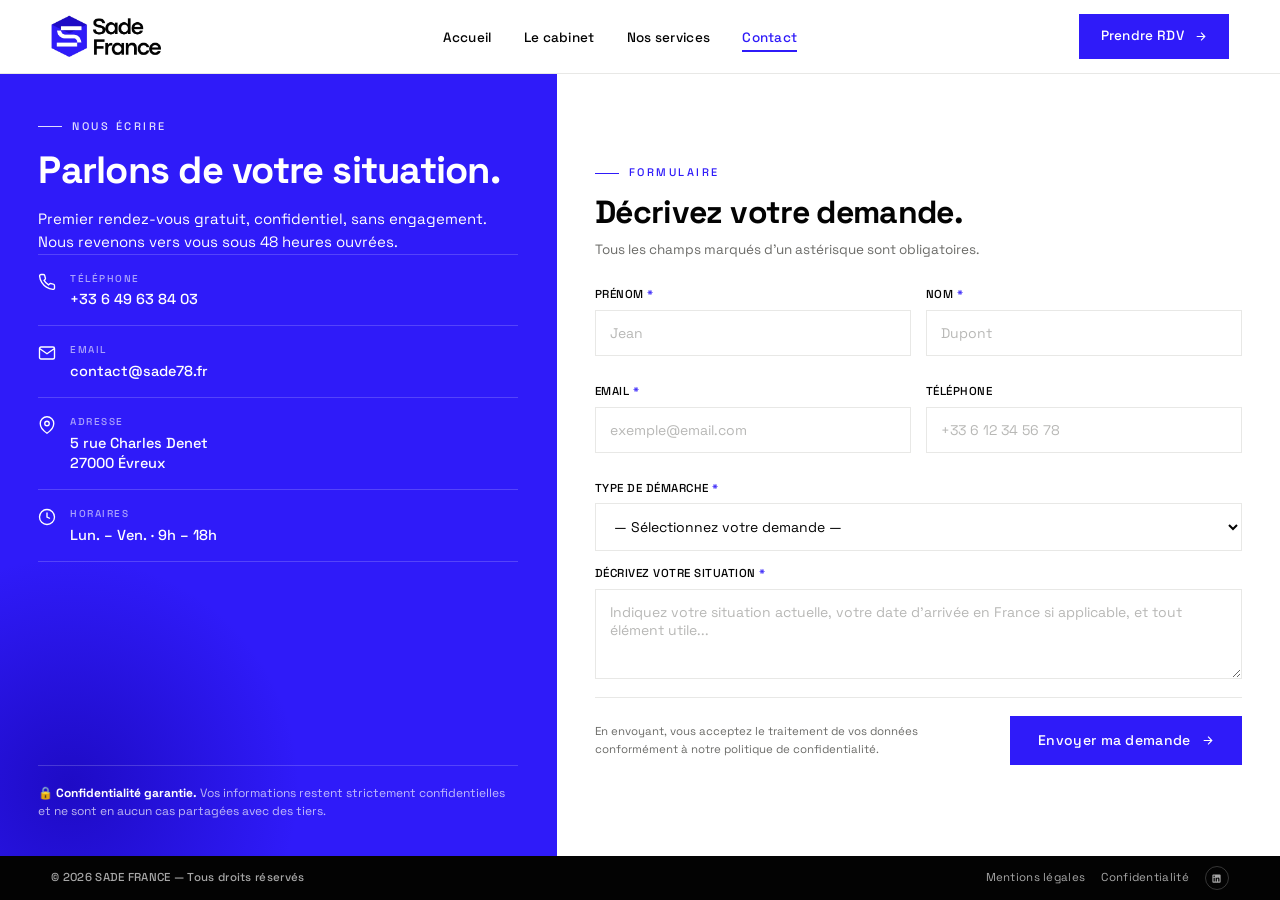
<file: contact.html>
<!DOCTYPE html>
<html lang="fr">
<head>
<meta charset="UTF-8">
<meta name="viewport" content="width=device-width, initial-scale=1.0, viewport-fit=cover">
<title>Contact — SADE France</title>
<meta name="description" content="Prenez rendez-vous avec SADE France pour un premier entretien gratuit et confidentiel.">

<!-- Favicon (juste le S dans l'hexagone bleu) -->
<link rel="icon" type="image/png" sizes="32x32" href="assets/favicon-32.png">
<link rel="icon" type="image/png" sizes="16x16" href="assets/favicon-16.png">
<link rel="icon" type="image/png" href="assets/favicon.png">
<link rel="apple-touch-icon" sizes="180x180" href="assets/apple-touch-icon.png">

<!-- Open Graph (partage Facebook, WhatsApp, LinkedIn, Discord, etc.) -->
<meta property="og:type" content="website">
<meta property="og:url" content="https://sade78.fr/contact.html">
<meta property="og:title" content="Contact — SADE France">
<meta property="og:description" content="Prenez rendez-vous avec SADE France pour un premier entretien gratuit et confidentiel.">
<meta property="og:image" content="https://sade78.fr/assets/og-image.png">
<meta property="og:image:width" content="1200">
<meta property="og:image:height" content="630">
<meta property="og:locale" content="fr_FR">
<meta property="og:site_name" content="SADE France">

<!-- Twitter Card -->
<meta name="twitter:card" content="summary_large_image">
<meta name="twitter:url" content="https://sade78.fr/contact.html">
<meta name="twitter:title" content="Contact — SADE France">
<meta name="twitter:description" content="Prenez rendez-vous avec SADE France pour un premier entretien gratuit et confidentiel.">
<meta name="twitter:image" content="https://sade78.fr/assets/og-image.png">

<link rel="stylesheet" href="styles.css">
<style>
  .contact-page{
    display:grid;
    grid-template-columns:1fr 1.3fr;
    height:100%;
  }

  /* LEFT - Infos */
  .contact-info{
    background:var(--c-blue);
    color:var(--c-white);
    padding:clamp(28px, 4vh, 48px) clamp(24px, 3vw, 44px);
    display:flex;
    flex-direction:column;
    justify-content:space-between;
    position:relative;
    overflow:hidden;
  }
  .contact-info::before{
    content:'';
    position:absolute;
    bottom:-180px;left:-180px;
    width:500px;height:500px;
    background:radial-gradient(circle,var(--c-indigo) 0%,transparent 65%);
    pointer-events:none;
  }
  .contact-info > *{position:relative;z-index:2}

  .contact-info h1{
    color:var(--c-white);
    font-size:clamp(24px, 3vw, 38px);
    margin:clamp(12px, 1.8vh, 18px) 0 clamp(12px, 1.8vh, 16px);
    line-height:1.05;
  }
  .contact-info > p{
    color:rgba(255,255,255,.85);
    font-size:13.5px;
    line-height:1.55;
    margin-bottom:clamp(20px, 3vh, 28px);
    max-width:380px;
  }

  .contact-list{
    display:flex;
    flex-direction:column;
    border-top:1px solid rgba(255,255,255,.18);
  }
  .contact-item{
    display:flex;
    gap:14px;
    padding:clamp(12px, 1.8vh, 16px) 0;
    border-bottom:1px solid rgba(255,255,255,.18);
  }
  .contact-item svg{
    flex-shrink:0;
    width:18px;height:18px;
    margin-top:2px;
    color:var(--c-white);
  }
  .contact-item-text{flex:1;min-width:0}
  .contact-item .label{
    font-size:10px;
    letter-spacing:1.5px;
    text-transform:uppercase;
    color:rgba(255,255,255,.6);
    font-weight:500;
    margin-bottom:3px;
  }
  .contact-item .value{
    font-size:14.5px;
    font-weight:500;
    color:var(--c-white);
    line-height:1.4;
    word-break:break-word;
  }
  .contact-item a:hover{text-decoration:underline}

  .contact-info-foot{
    margin-top:clamp(16px, 2.5vh, 22px);
    padding-top:clamp(14px, 2vh, 20px);
    border-top:1px solid rgba(255,255,255,.18);
    font-size:12px;
    color:rgba(255,255,255,.7);
    line-height:1.5;
  }
  .contact-info-foot strong{color:#fff}

  /* RIGHT - Form */
  .contact-form{
    padding:clamp(28px, 4vh, 48px) clamp(24px, 3vw, 56px);
    background:var(--c-white);
    overflow-y:auto;
    overflow-x:hidden;
    display:flex;
    flex-direction:column;
    justify-content:center;
  }
  .contact-form::-webkit-scrollbar{width:4px}
  .contact-form::-webkit-scrollbar-thumb{background:var(--c-gray)}

  .contact-form h2{
    margin:clamp(10px, 1.5vh, 14px) 0 clamp(6px, 1vh, 10px);
  }
  .contact-form > p.lead{
    margin-bottom:clamp(18px, 2.8vh, 26px);
    max-width:560px;
  }

  .form-row{
    display:grid;
    grid-template-columns:1fr 1fr;
    gap:clamp(10px, 1.2vw, 16px);
    margin-bottom:clamp(10px, 1.5vh, 14px);
  }
  .form-group{
    display:flex;
    flex-direction:column;
    gap:6px;
    margin-bottom:clamp(10px, 1.5vh, 14px);
  }
  .form-group label{
    font-size:11.5px;
    font-weight:500;
    letter-spacing:.5px;
    color:var(--c-black);
    text-transform:uppercase;
  }
  .req{color:var(--c-blue)}
  .form-control{
    width:100%;
    padding:clamp(11px, 1.5vh, 13px) 14px;
    font-family:var(--font);
    font-size:14px;
    background:var(--c-white);
    border:1px solid var(--c-gray);
    color:var(--c-black);
    transition:border-color var(--t),box-shadow var(--t);
    border-radius:0;
  }
  .form-control:focus{
    outline:none;
    border-color:var(--c-blue);
    box-shadow:0 0 0 2px rgba(47,27,249,.15);
  }
  .form-control::placeholder{color:var(--c-gray-3)}
  textarea.form-control{
    resize:vertical;
    min-height:90px;
    font-family:var(--font);
  }

  .form-submit-row{
    display:flex;
    align-items:center;
    justify-content:space-between;
    gap:14px;
    margin-top:clamp(14px, 2vh, 18px);
    padding-top:clamp(14px, 2vh, 18px);
    border-top:1px solid var(--c-gray);
    flex-wrap:wrap;
  }
  .form-submit-row .note{
    font-size:11.5px;
    color:var(--c-text-muted);
    flex:1;
    min-width:160px;
    line-height:1.5;
  }

  .form-success{
    display:none;
    margin-top:14px;
    padding:14px 18px;
    background:rgba(47,27,249,.06);
    border-left:3px solid var(--c-blue);
    color:var(--c-blue);
    font-size:13.5px;
    font-weight:500;
  }
  .form-success.show{display:block}

  /* Mobile */
  @media (max-width:860px){
    .contact-page{
      grid-template-columns:1fr;
      height:auto;
    }
    .contact-info{padding:36px var(--pad-x) 32px}
    .contact-info h1{font-size:28px;margin:14px 0 14px}
    .contact-info > p{display:block;max-width:100%}

    .contact-list{
      display:grid;
      grid-template-columns:1fr 1fr;
      gap:0;
      border:1px solid rgba(255,255,255,.18);
      border-bottom:none;
    }
    .contact-item{
      padding:14px 16px;
      border-bottom:1px solid rgba(255,255,255,.18);
      border-right:1px solid rgba(255,255,255,.18);
    }
    .contact-item:nth-child(2n){border-right:none}

    .contact-form{padding:36px var(--pad-x);overflow:visible}
    textarea.form-control{min-height:120px}
  }
  @media (max-width:600px){
    .form-row{grid-template-columns:1fr;gap:0}
    .contact-list{grid-template-columns:1fr;border:none;border-top:1px solid rgba(255,255,255,.18)}
    .contact-item{
      padding:12px 0;
      border-right:none !important;
    }
    .form-submit-row{flex-direction:column;align-items:stretch;gap:12px}
    .form-submit-row .btn{justify-content:center}
    .form-submit-row .note{min-width:0;text-align:center}
  }
</style>
</head>
<body>
<div class="page">

  <header class="header">
    <a href="index.html" class="logo-link"><img src="assets/logo-cropped.png" alt="SADE France" class="logo-img"></a>
    <nav class="nav-desktop">
      <ul>
        <li><a href="index.html">Accueil</a></li>
        <li><a href="cabinet.html">Le cabinet</a></li>
        <li><a href="services.html">Nos services</a></li>
        <li><a href="contact.html" class="active">Contact</a></li>
      </ul>
    </nav>
    <a href="#form" class="btn">Prendre RDV
      <svg viewBox="0 0 24 24" fill="none" stroke="currentColor" stroke-width="2"><path d="M5 12h14M13 5l7 7-7 7"/></svg>
    </a>
    <button class="burger" id="burger" aria-label="Menu"><span></span><span></span><span></span></button>
  </header>

  <nav class="nav-mobile" id="navMobile">
    <div class="nav-mobile-head">
      <a href="index.html" class="logo-link"><img src="assets/logo-light-text.png" alt="SADE France" class="logo-img"></a>
      <button class="nav-mobile-close" id="navClose" aria-label="Fermer">
        <svg viewBox="0 0 24 24" fill="none" stroke="currentColor" stroke-width="2"><path d="M18 6L6 18M6 6l12 12"/></svg>
      </button>
    </div>
    <a href="index.html">Accueil</a>
    <a href="cabinet.html">Le cabinet</a>
    <a href="services.html">Nos services</a>
    <a href="contact.html">Contact</a>
    <a href="#form" class="btn">Prendre RDV</a>
  </nav>

  <!-- ============================================================
       CONTENU PRINCIPAL : CONTACT
       ============================================================
       Page en 2 colonnes : à gauche un bloc bleu avec coordonnées,
       à droite le formulaire de contact.
       
       🔧 MODIFIER LES COORDONNÉES :
          Cherchez "contact-list" ci-dessous (téléphone, email, adresse, horaires).
       
       🔧 MODIFIER LES CHAMPS DU FORMULAIRE :
          Cherchez <form id="contactForm">
       
       🔧 BRANCHEMENT EMAIL (envoi réel) :
          Voir le script en bas de page.
       ============================================================ -->
  <main class="main">
    <section class="contact-page">

      <div class="contact-info">
        <div>
          <div class="eyebrow light">Nous écrire</div>
          <h1>Parlons de votre situation.</h1>
          <p>Premier rendez-vous gratuit, confidentiel, sans engagement. Nous revenons vers vous sous 48 heures ouvrées.</p>

          <!-- 🔧 COORDONNÉES — modifiez tel, email, adresse, horaires ici -->
          <div class="contact-list">
            <div class="contact-item">
              <svg viewBox="0 0 24 24" fill="none" stroke="currentColor" stroke-width="1.8"><path d="M22 16.92v3a2 2 0 0 1-2.18 2 19.79 19.79 0 0 1-8.63-3.07 19.5 19.5 0 0 1-6-6 19.79 19.79 0 0 1-3.07-8.67A2 2 0 0 1 4.11 2h3a2 2 0 0 1 2 1.72 12.84 12.84 0 0 0 .7 2.81 2 2 0 0 1-.45 2.11L8.09 9.91a16 16 0 0 0 6 6l1.27-1.27a2 2 0 0 1 2.11-.45 12.84 12.84 0 0 0 2.81.7A2 2 0 0 1 22 16.92z"/></svg>
              <div class="contact-item-text">
                <div class="label">Téléphone</div>
                <div class="value"><a href="tel:+33649638403">+33 6 49 63 84 03</a></div>
              </div>
            </div>
            <div class="contact-item">
              <svg viewBox="0 0 24 24" fill="none" stroke="currentColor" stroke-width="1.8"><path d="M4 4h16c1.1 0 2 .9 2 2v12c0 1.1-.9 2-2 2H4c-1.1 0-2-.9-2-2V6c0-1.1.9-2 2-2z"/><polyline points="22,6 12,13 2,6"/></svg>
              <div class="contact-item-text">
                <div class="label">Email</div>
                <div class="value"><a href="mailto:contact@sade78.fr">contact@sade78.fr</a></div>
              </div>
            </div>
            <div class="contact-item">
              <svg viewBox="0 0 24 24" fill="none" stroke="currentColor" stroke-width="1.8"><path d="M21 10c0 7-9 13-9 13s-9-6-9-13a9 9 0 0 1 18 0z"/><circle cx="12" cy="10" r="3"/></svg>
              <div class="contact-item-text">
                <div class="label">Adresse</div>
                <div class="value">5 rue Charles Denet<br>27000 Évreux</div>
              </div>
            </div>
            <div class="contact-item">
              <svg viewBox="0 0 24 24" fill="none" stroke="currentColor" stroke-width="1.8"><circle cx="12" cy="12" r="10"/><polyline points="12 6 12 12 16 14"/></svg>
              <div class="contact-item-text">
                <div class="label">Horaires</div>
                <div class="value">Lun. – Ven. · 9h – 18h</div>
              </div>
            </div>
          </div>
        </div>

        <div class="contact-info-foot">
          <strong>🔒 Confidentialité garantie.</strong> Vos informations restent strictement confidentielles et ne sont en aucun cas partagées avec des tiers.
        </div>
      </div>

      <div class="contact-form" id="form">
        <div class="eyebrow">Formulaire</div>
        <h2>Décrivez votre demande.</h2>
        <p class="lead">Tous les champs marqués d'un astérisque sont obligatoires.</p>

        <!-- 🔧 FORMULAIRE DE CONTACT
              Pour activer l'envoi réel par email, modifiez l'attribut "action" :
              <form action="https://formspree.io/f/VOTRE_ID" method="POST">
              ou ajoutez un script PHP côté serveur.
        -->
        <form id="contactForm" novalidate>

          <div class="form-row">
            <div class="form-group">
              <label for="firstname">Prénom <span class="req">*</span></label>
              <input type="text" id="firstname" name="firstname" class="form-control" required placeholder="Jean">
            </div>
            <div class="form-group">
              <label for="lastname">Nom <span class="req">*</span></label>
              <input type="text" id="lastname" name="lastname" class="form-control" required placeholder="Dupont">
            </div>
          </div>

          <div class="form-row">
            <div class="form-group">
              <label for="email">Email <span class="req">*</span></label>
              <input type="email" id="email" name="email" class="form-control" required placeholder="exemple@email.com">
            </div>
            <div class="form-group">
              <label for="phone">Téléphone</label>
              <input type="tel" id="phone" name="phone" class="form-control" placeholder="+33 6 12 34 56 78">
            </div>
          </div>

          <div class="form-group">
            <label for="subject">Type de démarche <span class="req">*</span></label>
            <select id="subject" name="subject" class="form-control" required>
              <option value="">— Sélectionnez votre demande —</option>
              <option>Titre de séjour</option>
              <option>Naturalisation</option>
              <option>Regroupement familial</option>
              <option>Demande d'asile</option>
              <option>Recours / OQTF</option>
              <option>Autre / je ne sais pas</option>
            </select>
          </div>

          <div class="form-group">
            <label for="message">Décrivez votre situation <span class="req">*</span></label>
            <textarea id="message" name="message" class="form-control" required placeholder="Indiquez votre situation actuelle, votre date d'arrivée en France si applicable, et tout élément utile..."></textarea>
          </div>

          <div class="form-submit-row">
            <p class="note">En envoyant, vous acceptez le traitement de vos données conformément à notre politique de confidentialité.</p>
            <button type="submit" class="btn btn--lg">
              Envoyer ma demande
              <svg viewBox="0 0 24 24" fill="none" stroke="currentColor" stroke-width="2"><path d="M5 12h14M13 5l7 7-7 7"/></svg>
            </button>
          </div>

          <div id="formStatus" class="form-success">
            ✓ Votre message a bien été envoyé. Nous reviendrons vers vous sous 48 heures ouvrées.
          </div>
        </form>
      </div>

    </section>
  </main>

  <footer class="footer">
    <div class="copy">© 2026 SADE FRANCE — Tous droits réservés</div>
    <div class="footer-links">
      <a href="mentions-legales.html">Mentions légales</a>
      <a href="confidentialite.html">Confidentialité</a>
      <a href="#" class="footer-social" aria-label="LinkedIn">
        <svg viewBox="0 0 24 24" fill="currentColor"><path d="M19 3a2 2 0 0 1 2 2v14a2 2 0 0 1-2 2H5a2 2 0 0 1-2-2V5a2 2 0 0 1 2-2h14m-.5 15.5v-5.3a3.26 3.26 0 0 0-3.26-3.26c-.85 0-1.84.52-2.32 1.3v-1.11h-2.79v8.37h2.79v-4.93c0-.77.62-1.4 1.39-1.4a1.4 1.4 0 0 1 1.4 1.4v4.93h2.79M6.88 8.56a1.68 1.68 0 0 0 1.68-1.68c0-.93-.75-1.69-1.68-1.69a1.69 1.69 0 0 0-1.69 1.69c0 .93.76 1.68 1.69 1.68m1.39 9.94v-8.37H5.5v8.37h2.77z"/></svg>
      </a>
    </div>
  </footer>

</div>

<script>
  const burger = document.getElementById('burger');
  const navMobile = document.getElementById('navMobile');
  const navClose = document.getElementById('navClose');
  function toggleMenu(open){
    burger.classList.toggle('is-open', open);
    navMobile.classList.toggle('is-open', open);
    document.body.classList.toggle('no-scroll', open);
  }
  burger.addEventListener('click',()=>toggleMenu(!navMobile.classList.contains('is-open')));
  navClose.addEventListener('click',()=>toggleMenu(false));
  navMobile.querySelectorAll('a').forEach(a=>a.addEventListener('click',()=>toggleMenu(false)));

  // ============================================================
  // GESTION DU FORMULAIRE DE CONTACT
  // ============================================================
  // Au submit, on intercepte la soumission, on simule l'envoi,
  // puis on redirige l'utilisateur vers la page de confirmation.
  //
  // 🔧 IMPORTANT : pour un envoi réel par email, vous devrez :
  //   - soit utiliser un service comme Formspree (https://formspree.io)
  //     en remplaçant l'attribut `action` du <form>
  //   - soit ajouter un script PHP côté serveur (mail.php)
  //   - soit utiliser une fonction serverless (Vercel/Netlify)
  //
  // Pour Formspree par exemple :
  //   <form action="https://formspree.io/f/VOTRE_ID" method="POST">
  //   et le JS ci-dessous deviendra inutile (le service fait la redirection)
  // ============================================================
  document.getElementById('contactForm').addEventListener('submit', e => {
    e.preventDefault();

    // Affiche un message de succès rapide (au cas où la redirection traîne)
    const status = document.getElementById('formStatus');
    status.classList.add('show');
    status.textContent = 'Envoi en cours...';

    // Petit délai pour laisser le visiteur voir le message,
    // puis redirection vers la page de confirmation
    setTimeout(() => {
      window.location.href = 'merci.html';
    }, 600);
  });
</script>
</body>
</html>
</file>
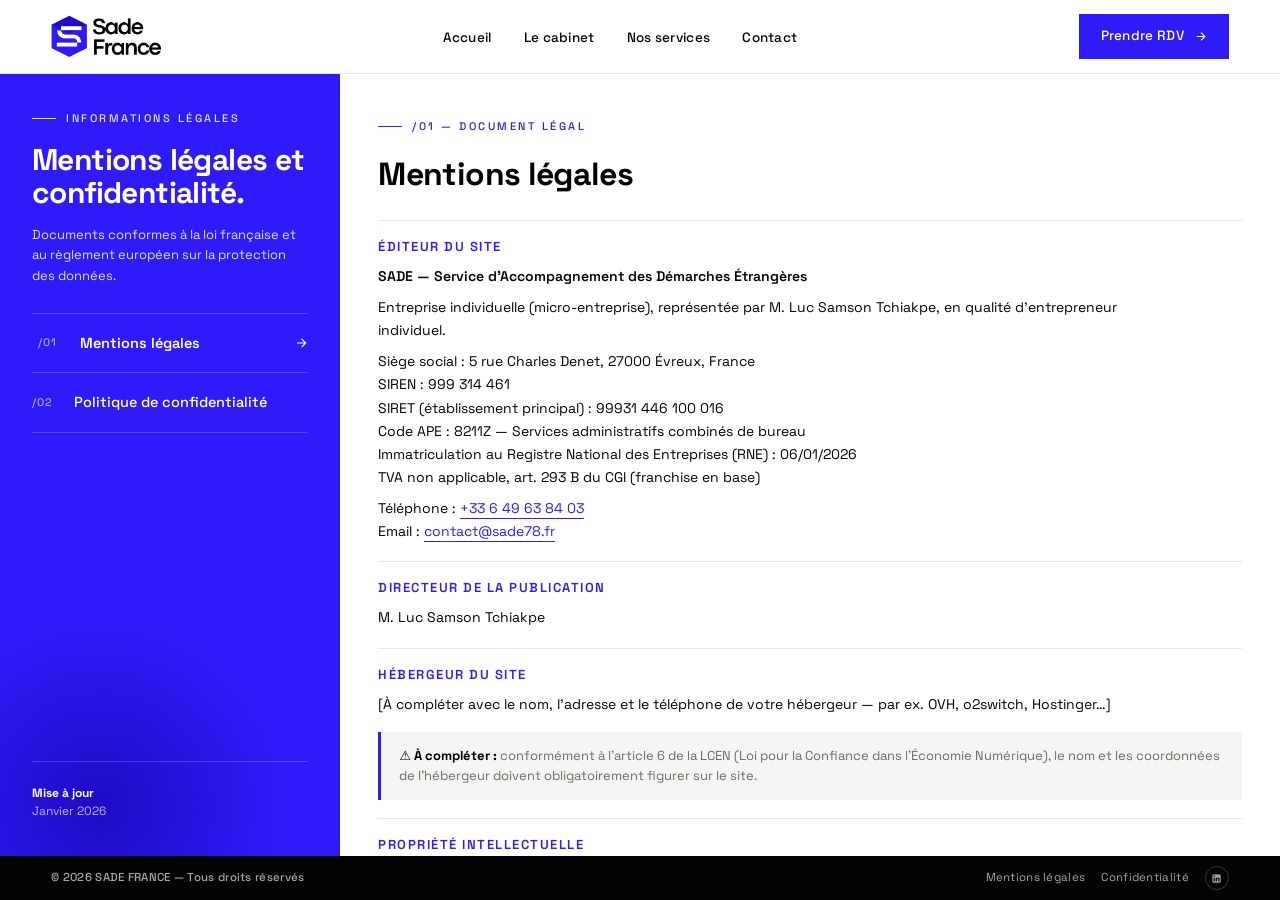
<file: mentions-legales.html>
<!DOCTYPE html>
<html lang="fr">
<head>
<meta charset="UTF-8">
<meta name="viewport" content="width=device-width, initial-scale=1.0, viewport-fit=cover">
<title>Mentions légales — SADE France</title>
<meta name="description" content="Mentions légales du site SADE France.">

<!-- Favicon (juste le S dans l'hexagone bleu) -->
<link rel="icon" type="image/png" sizes="32x32" href="assets/favicon-32.png">
<link rel="icon" type="image/png" sizes="16x16" href="assets/favicon-16.png">
<link rel="icon" type="image/png" href="assets/favicon.png">
<link rel="apple-touch-icon" sizes="180x180" href="assets/apple-touch-icon.png">

<!-- Open Graph (partage Facebook, WhatsApp, LinkedIn, Discord, etc.) -->
<meta property="og:type" content="website">
<meta property="og:url" content="https://sade78.fr/mentions-legales.html">
<meta property="og:title" content="Mentions légales — SADE France">
<meta property="og:description" content="Mentions légales du site SADE France.">
<meta property="og:image" content="https://sade78.fr/assets/og-image.png">
<meta property="og:image:width" content="1200">
<meta property="og:image:height" content="630">
<meta property="og:locale" content="fr_FR">
<meta property="og:site_name" content="SADE France">

<!-- Twitter Card -->
<meta name="twitter:card" content="summary_large_image">
<meta name="twitter:url" content="https://sade78.fr/mentions-legales.html">
<meta name="twitter:title" content="Mentions légales — SADE France">
<meta name="twitter:description" content="Mentions légales du site SADE France.">
<meta name="twitter:image" content="https://sade78.fr/assets/og-image.png">

<link rel="stylesheet" href="styles.css">

<style>
  /* ============================================================
     STYLES SPÉCIFIQUES À LA PAGE MENTIONS LÉGALES
     ============================================================
     La page utilise un layout en 2 colonnes (sidebar + contenu)
     identique à la page services. Sur mobile, la sidebar passe
     en haut comme header de section.
     ============================================================ */

  /* Layout principal : 2 colonnes (340px sidebar + reste pour contenu) */
  .legal-page{
    display:grid;
    grid-template-columns:340px 1fr;
    height:100%;
  }

  /* ===== SIDEBAR BLEUE (à gauche) ===== */
  .legal-sidebar{
    background:var(--c-blue);
    color:var(--c-white);
    padding:clamp(28px, 4vh, 48px) clamp(20px, 2.5vw, 32px);
    display:flex;
    flex-direction:column;
    overflow-y:auto;
    overflow-x:hidden;
    position:relative;
  }
  /* Effet décoratif radial en bas à gauche */
  .legal-sidebar::before{
    content:'';
    position:absolute;
    bottom:-150px;left:-100px;
    width:400px;height:400px;
    background:radial-gradient(circle,var(--c-indigo) 0%,transparent 65%);
    pointer-events:none;
  }
  .legal-sidebar > *{position:relative;z-index:2}

  /* Titre principal de la sidebar */
  .legal-sidebar h1{
    color:var(--c-white);
    font-size:clamp(22px, 2.5vw, 30px);
    margin:clamp(12px, 1.8vh, 18px) 0;
    line-height:1.1;
  }
  /* Description sous le titre */
  .legal-sidebar > p{
    color:rgba(255,255,255,.85);
    font-size:13px;
    line-height:1.55;
    margin-bottom:clamp(20px, 3vh, 28px);
  }

  /* Liste des liens de navigation entre pages légales */
  .legal-tabs{
    display:flex;
    flex-direction:column;
    border-top:1px solid rgba(255,255,255,.18);
  }
  .legal-tabs a{
    display:flex;
    align-items:center;
    justify-content:space-between;
    gap:12px;
    padding:clamp(14px, 2vh, 18px) 0;
    border-bottom:1px solid rgba(255,255,255,.18);
    color:var(--c-white);
    transition:padding var(--t);
  }
  .legal-tabs a:hover{padding-left:6px}
  /* Lien actif (page courante) */
  .legal-tabs a.active{padding-left:6px}

  /* Numéro de section (ex : /01) */
  .legal-tab-num{
    font-size:11px;
    color:rgba(255,255,255,.6);
    letter-spacing:1px;
    font-weight:500;
    flex-shrink:0;
    width:30px;
  }
  .legal-tab-name{
    font-size:14.5px;
    font-weight:500;
    flex:1;
  }
  .legal-tabs a.active .legal-tab-name{font-weight:600}

  /* Flèche qui apparaît à droite du lien actif */
  .legal-tab-arrow{
    width:14px;height:14px;
    opacity:0;
    transform:translateX(-6px);
    transition:all var(--t);
    flex-shrink:0;
  }
  .legal-tabs a.active .legal-tab-arrow{opacity:1;transform:translateX(0)}

  /* Bas de sidebar : note de mise à jour */
  .legal-sidebar-foot{
    margin-top:auto;
    padding-top:clamp(16px, 2.5vh, 24px);
    border-top:1px solid rgba(255,255,255,.18);
    font-size:12px;
    color:rgba(255,255,255,.7);
    line-height:1.5;
  }
  .legal-sidebar-foot strong{color:#fff}

  /* ===== PANEL DE CONTENU (à droite) ===== */
  .legal-panel{
    padding:clamp(28px, 4vh, 48px) clamp(24px, 3vw, 56px);
    background:var(--c-white);
    overflow-y:auto;
    overflow-x:hidden;
  }
  /* Scrollbar minimaliste */
  .legal-panel::-webkit-scrollbar{width:4px}
  .legal-panel::-webkit-scrollbar-thumb{background:var(--c-gray)}

  .legal-panel > .eyebrow{margin-bottom:clamp(10px, 1.5vh, 14px)}
  .legal-panel h2{
    margin:clamp(8px, 1vh, 12px) 0 clamp(20px, 3vh, 28px);
    max-width:600px;
  }

  /* Chaque "bloc" de contenu (Éditeur, Hébergeur, etc.) */
  .legal-section{
    padding:clamp(16px, 2vh, 22px) 0;
    border-top:1px solid var(--c-gray);
  }
  .legal-section:first-of-type{border-top:none;padding-top:0}

  /* Titre de section en bleu, petit, espacé */
  .legal-section h3{
    color:var(--c-blue);
    font-size:13px;
    font-weight:600;
    letter-spacing:1.5px;
    text-transform:uppercase;
    margin-bottom:clamp(10px, 1.2vh, 14px);
  }
  .legal-section p{
    font-size:14px;
    line-height:1.65;
    color:var(--c-black);
    margin-bottom:8px;
    max-width:760px;
  }
  .legal-section p strong{color:var(--c-black);font-weight:600}
  .legal-section p:last-child{margin-bottom:0}

  .legal-section ul{
    margin:6px 0 0 0;
    padding-left:20px;
    list-style:disc;
  }
  .legal-section ul li{
    font-size:14px;
    line-height:1.65;
    color:var(--c-text-muted);
    margin-bottom:4px;
  }

  /* Liens internes (vers email, site CNIL, etc.) */
  .legal-section a{
    color:var(--c-blue);
    border-bottom:1px solid var(--c-blue);
    padding-bottom:1px;
  }
  .legal-section a:hover{color:var(--c-indigo)}

  /* Encart d'information mis en valeur */
  .legal-note{
    background:var(--c-gray-2);
    border-left:3px solid var(--c-blue);
    padding:14px 18px;
    margin-top:16px;
    font-size:13px;
    color:var(--c-text-muted);
    line-height:1.55;
  }
  .legal-note strong{color:var(--c-black)}

  /* ===== RESPONSIVE MOBILE ===== */
  @media (max-width:860px){
    /* Une seule colonne, sidebar empilée au-dessus */
    .legal-page{
      grid-template-columns:1fr;
      height:auto;
    }
    .legal-sidebar{
      padding:32px var(--pad-x);
      overflow:visible;
    }
    .legal-sidebar h1{font-size:26px;margin:10px 0 12px}

    /* Les onglets passent à l'horizontale, scrollables */
    .legal-tabs{
      flex-direction:row;
      gap:0;
      border-top:none;
      overflow-x:auto;
      -webkit-overflow-scrolling:touch;
      margin:0 -4px;
      padding:0 4px;
    }
    .legal-tabs::-webkit-scrollbar{display:none}
    .legal-tabs a{
      flex-direction:column;
      align-items:center;
      text-align:center;
      padding:10px 16px;
      border-bottom:none;
      border-right:1px solid rgba(255,255,255,.18);
      gap:4px;
      flex-shrink:0;
    }
    .legal-tabs a:last-child{border-right:none}
    .legal-tabs a:hover,
    .legal-tabs a.active{padding-left:16px}
    .legal-tab-arrow{display:none}
    .legal-tab-num{width:auto;font-size:10px}
    .legal-tab-name{font-size:13px;white-space:nowrap}
    .legal-tabs a.active{background:rgba(255,255,255,.12)}

    .legal-sidebar-foot{display:none}
    .legal-panel{padding:28px var(--pad-x);overflow:visible}
  }
</style>
</head>
<body>
<div class="page">

  <!-- ============== HEADER (identique à toutes les pages) ============== -->
  <header class="header">
    <a href="index.html" class="logo-link" aria-label="SADE France - Accueil">
      <img src="assets/logo-cropped.png" alt="SADE France" class="logo-img">
    </a>
    <nav class="nav-desktop">
      <ul>
        <li><a href="index.html">Accueil</a></li>
        <li><a href="cabinet.html">Le cabinet</a></li>
        <li><a href="services.html">Nos services</a></li>
        <li><a href="contact.html">Contact</a></li>
      </ul>
    </nav>
    <a href="contact.html" class="btn">
      Prendre RDV
      <svg viewBox="0 0 24 24" fill="none" stroke="currentColor" stroke-width="2"><path d="M5 12h14M13 5l7 7-7 7"/></svg>
    </a>
    <button class="burger" id="burger" aria-label="Menu"><span></span><span></span><span></span></button>
  </header>

  <!-- ============== DRAWER MOBILE ============== -->
  <nav class="nav-mobile" id="navMobile">
    <div class="nav-mobile-head">
      <a href="index.html" class="logo-link"><img src="assets/logo-light-text.png" alt="SADE France" class="logo-img"></a>
      <button class="nav-mobile-close" id="navClose" aria-label="Fermer">
        <svg viewBox="0 0 24 24" fill="none" stroke="currentColor" stroke-width="2"><path d="M18 6L6 18M6 6l12 12"/></svg>
      </button>
    </div>
    <a href="index.html">Accueil</a>
    <a href="cabinet.html">Le cabinet</a>
    <a href="services.html">Nos services</a>
    <a href="contact.html">Contact</a>
    <a href="contact.html" class="btn">Prendre RDV</a>
  </nav>

  <!-- ============== CONTENU ============== -->
  <main class="main">
    <section class="legal-page">

      <!-- SIDEBAR : navigation entre pages légales -->
      <div class="legal-sidebar">
        <div class="eyebrow light">Informations légales</div>
        <h1>Mentions légales et confidentialité.</h1>
        <p>Documents conformes à la loi française et au règlement européen sur la protection des données.</p>

        <!-- Liens vers les 2 pages légales -->
        <nav class="legal-tabs">
          <a href="mentions-legales.html" class="active">
            <span class="legal-tab-num">/01</span>
            <span class="legal-tab-name">Mentions légales</span>
            <svg class="legal-tab-arrow" viewBox="0 0 24 24" fill="none" stroke="currentColor" stroke-width="2"><path d="M5 12h14M13 5l7 7-7 7"/></svg>
          </a>
          <a href="confidentialite.html">
            <span class="legal-tab-num">/02</span>
            <span class="legal-tab-name">Politique de confidentialité</span>
            <svg class="legal-tab-arrow" viewBox="0 0 24 24" fill="none" stroke="currentColor" stroke-width="2"><path d="M5 12h14M13 5l7 7-7 7"/></svg>
          </a>
        </nav>

        <div class="legal-sidebar-foot">
          <strong>Mise à jour</strong><br>
          Janvier 2026
        </div>
      </div>

      <!-- PANEL : contenu de la page courante -->
      <div class="legal-panel">
        <div class="eyebrow">/01 — Document légal</div>
        <h2>Mentions légales</h2>

        <!-- Éditeur du site -->
        <div class="legal-section">
          <h3>Éditeur du site</h3>
          <p><strong>SADE — Service d'Accompagnement des Démarches Étrangères</strong></p>
          <p>Entreprise individuelle (micro-entreprise), représentée par M. Luc Samson Tchiakpe, en qualité d'entrepreneur individuel.</p>
          <p>
            Siège social : 5 rue Charles Denet, 27000 Évreux, France<br>
            SIREN : 999 314 461<br>
            SIRET (établissement principal) : 99931 446 100 016<br>
            Code APE : 8211Z — Services administratifs combinés de bureau<br>
            Immatriculation au Registre National des Entreprises (RNE) : 06/01/2026<br>
            TVA non applicable, art. 293 B du CGI (franchise en base)
          </p>
          <p>
            Téléphone : <a href="tel:+33649638403">+33 6 49 63 84 03</a><br>
            Email : <a href="mailto:contact@sade78.fr">contact@sade78.fr</a>
          </p>
        </div>

        <!-- Directeur de publication -->
        <div class="legal-section">
          <h3>Directeur de la publication</h3>
          <p>M. Luc Samson Tchiakpe</p>
        </div>

        <!-- Hébergeur -->
        <div class="legal-section">
          <h3>Hébergeur du site</h3>
          <p>[À compléter avec le nom, l'adresse et le téléphone de votre hébergeur — par ex. OVH, o2switch, Hostinger…]</p>
          <div class="legal-note">
            <strong>⚠️ À compléter :</strong> conformément à l'article 6 de la LCEN (Loi pour la Confiance dans l'Économie Numérique), le nom et les coordonnées de l'hébergeur doivent obligatoirement figurer sur le site.
          </div>
        </div>

        <!-- Propriété intellectuelle -->
        <div class="legal-section">
          <h3>Propriété intellectuelle</h3>
          <p>L'ensemble des contenus présents sur sade78.fr (textes, logos, images, graphismes) est la propriété exclusive de SADE, sauf mention contraire. Toute reproduction, représentation ou diffusion, totale ou partielle, sans autorisation écrite préalable est interdite et constitue une contrefaçon sanctionnée par les articles L.335-2 et suivants du Code de la propriété intellectuelle.</p>
        </div>

        <!-- Limitation de responsabilité -->
        <div class="legal-section">
          <h3>Limitation de responsabilité</h3>
          <p>SADE met à disposition des informations à titre indicatif. Les démarches administratives évoluant régulièrement, SADE ne saurait être tenu responsable d'une information devenue obsolète.</p>
          <p>SADE n'exerce pas de consultation juridique au sens de l'article 54 de la loi n° 71-1130 du 31 décembre 1971 ; son activité se limite à l'accompagnement pratique et administratif.</p>
        </div>

        <!-- Médiation -->
        <div class="legal-section">
          <h3>Médiation de la consommation</h3>
          <p>Conformément à l'article L.616-1 du Code de la consommation, le client peut recourir gratuitement à un médiateur de la consommation en cas de litige. [À compléter avec le nom du médiateur souscrit].</p>
          <div class="legal-note">
            <strong>⚠️ À compléter :</strong> souscrire à un médiateur de la consommation est obligatoire pour les professionnels traitant avec des particuliers (par ex. CM2C ou MEDICYS, environ 80–120 €/an).
          </div>
        </div>

        <!-- Droit applicable -->
        <div class="legal-section">
          <h3>Droit applicable</h3>
          <p>Les présentes mentions légales sont soumises au droit français. Tout litige relève des tribunaux compétents d'Évreux.</p>
        </div>

      </div>

    </section>
  </main>

  <!-- ============== FOOTER ============== -->
  <footer class="footer">
    <div class="copy">© 2026 SADE FRANCE — Tous droits réservés</div>
    <div class="footer-links">
      <a href="mentions-legales.html">Mentions légales</a>
      <a href="confidentialite.html">Confidentialité</a>
      <a href="#" class="footer-social" aria-label="LinkedIn">
        <svg viewBox="0 0 24 24" fill="currentColor"><path d="M19 3a2 2 0 0 1 2 2v14a2 2 0 0 1-2 2H5a2 2 0 0 1-2-2V5a2 2 0 0 1 2-2h14m-.5 15.5v-5.3a3.26 3.26 0 0 0-3.26-3.26c-.85 0-1.84.52-2.32 1.3v-1.11h-2.79v8.37h2.79v-4.93c0-.77.62-1.4 1.39-1.4a1.4 1.4 0 0 1 1.4 1.4v4.93h2.79M6.88 8.56a1.68 1.68 0 0 0 1.68-1.68c0-.93-.75-1.69-1.68-1.69a1.69 1.69 0 0 0-1.69 1.69c0 .93.76 1.68 1.69 1.68m1.39 9.94v-8.37H5.5v8.37h2.77z"/></svg>
      </a>
    </div>
  </footer>

</div>

<script>
  // Gestion du menu mobile (drawer)
  const burger = document.getElementById('burger');
  const navMobile = document.getElementById('navMobile');
  const navClose = document.getElementById('navClose');

  function toggleMenu(open){
    burger.classList.toggle('is-open', open);
    navMobile.classList.toggle('is-open', open);
    document.body.classList.toggle('no-scroll', open);
  }

  burger.addEventListener('click', () => toggleMenu(!navMobile.classList.contains('is-open')));
  navClose.addEventListener('click', () => toggleMenu(false));
  navMobile.querySelectorAll('a').forEach(a => a.addEventListener('click', () => toggleMenu(false)));
</script>
</body>
</html>
</file>
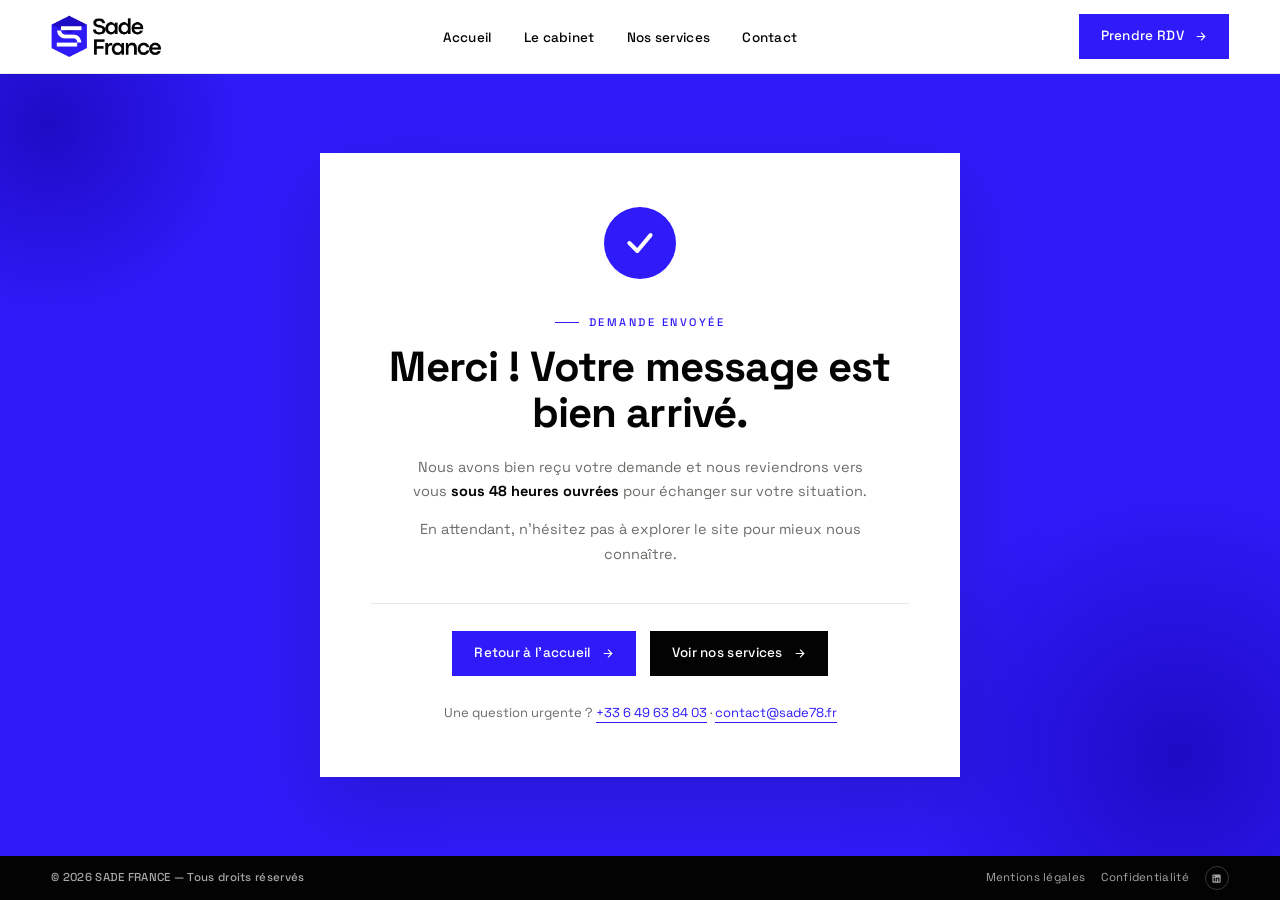
<file: merci.html>
<!DOCTYPE html>
<html lang="fr">
<head>
<meta charset="UTF-8">
<meta name="viewport" content="width=device-width, initial-scale=1.0, viewport-fit=cover">
<title>Merci — SADE France</title>
<meta name="description" content="Votre demande a bien été envoyée. Nous vous recontacterons sous 48 heures ouvrées.">

<!-- Empêche l'indexation : c'est une page de confirmation transitoire -->
<meta name="robots" content="noindex,nofollow">

<!-- Favicons -->
<link rel="icon" type="image/png" sizes="32x32" href="assets/favicon-32.png">
<link rel="icon" type="image/png" sizes="16x16" href="assets/favicon-16.png">
<link rel="icon" type="image/png" href="assets/favicon.png">
<link rel="apple-touch-icon" sizes="180x180" href="assets/apple-touch-icon.png">

<!-- Open Graph (au cas où la page serait partagée par erreur) -->
<meta property="og:type" content="website">
<meta property="og:title" content="SADE France">
<meta property="og:description" content="Service d'accompagnement des démarches administratives en France.">
<meta property="og:image" content="https://sade78.fr/assets/og-image.png">
<meta property="og:locale" content="fr_FR">

<link rel="stylesheet" href="styles.css">

<style>
  /* ============================================================
     STYLES SPÉCIFIQUES PAGE DE CONFIRMATION
     ============================================================
     Plein écran centré (no-scroll desktop, scroll sur mobile si besoin).
     Encadré blanc sur fond bleu charte.
     ============================================================ */

  /* Section principale : centrer verticalement et horizontalement */
  .thanks{
    min-height:100%;
    display:flex;
    align-items:center;
    justify-content:center;
    background:var(--c-blue);
    color:var(--c-white);
    padding:clamp(24px, 5vh, 60px) var(--pad-x);
    position:relative;
    overflow:hidden;
  }

  /* Effet décoratif radial en bas à droite (cohérent avec les autres pages) */
  .thanks::before{
    content:'';
    position:absolute;
    bottom:-200px;right:-200px;
    width:600px;height:600px;
    background:radial-gradient(circle,var(--c-indigo) 0%,transparent 65%);
    pointer-events:none;
  }
  /* Et un autre effet en haut à gauche pour équilibrer */
  .thanks::after{
    content:'';
    position:absolute;
    top:-150px;left:-150px;
    width:400px;height:400px;
    background:radial-gradient(circle,var(--c-indigo) 0%,transparent 70%);
    pointer-events:none;
  }

  /* Carte centrale */
  .thanks-card{
    position:relative;
    z-index:2;
    background:var(--c-white);
    color:var(--c-black);
    padding:clamp(36px, 6vh, 64px) clamp(28px, 4vw, 56px);
    max-width:640px;
    width:100%;
    text-align:center;
    box-shadow:0 30px 80px rgba(0,0,0,.15);
  }

  /* Icône check animée */
  .thanks-icon{
    width:72px;height:72px;
    margin:0 auto clamp(20px, 3vh, 28px);
    background:var(--c-blue);
    color:var(--c-white);
    border-radius:50%;
    display:grid;
    place-items:center;
    animation:popIn .5s cubic-bezier(.2,1.4,.5,1) backwards;
  }
  .thanks-icon svg{
    width:32px;height:32px;
    stroke-dasharray:24;
    stroke-dashoffset:24;
    animation:drawCheck .5s ease forwards .4s;
  }

  @keyframes popIn{
    from{transform:scale(0);opacity:0}
    to{transform:scale(1);opacity:1}
  }
  @keyframes drawCheck{
    to{stroke-dashoffset:0}
  }

  .thanks-card .eyebrow{
    color:var(--c-blue);
    margin-bottom:clamp(10px, 1.5vh, 14px);
    justify-content:center;
  }
  .thanks-card h1{
    font-size:clamp(28px, 4vw, 42px);
    margin-bottom:clamp(14px, 2vh, 20px);
    line-height:1.1;
  }
  .thanks-card > p{
    font-size:clamp(14.5px, 1.1vw, 16.5px);
    color:var(--c-text-muted);
    line-height:1.7;
    margin-bottom:clamp(8px, 1.5vh, 16px);
    max-width:480px;
    margin-left:auto;
    margin-right:auto;
  }
  .thanks-card > p strong{color:var(--c-black)}

  /* Boutons d'action */
  .thanks-actions{
    display:flex;
    gap:14px;
    justify-content:center;
    flex-wrap:wrap;
    margin-top:clamp(24px, 4vh, 36px);
    padding-top:clamp(20px, 3vh, 28px);
    border-top:1px solid var(--c-gray);
  }

  /* Coordonnées rapides en bas */
  .thanks-quick{
    margin-top:clamp(20px, 3vh, 28px);
    font-size:13px;
    color:var(--c-text-muted);
    line-height:1.6;
  }
  .thanks-quick a{
    color:var(--c-blue);
    border-bottom:1px solid var(--c-blue);
    padding-bottom:1px;
  }
  .thanks-quick a:hover{color:var(--c-indigo)}

  /* Mobile */
  @media (max-width:600px){
    .thanks-card{padding:36px 24px}
    .thanks-icon{width:60px;height:60px}
    .thanks-icon svg{width:26px;height:26px}
    .thanks-card h1{font-size:26px}
    .thanks-actions{flex-direction:column;align-items:stretch}
    .thanks-actions .btn{justify-content:center}
  }
</style>
</head>
<body>
<div class="page">

  <!-- HEADER -->
  <header class="header">
    <a href="index.html" class="logo-link" aria-label="SADE France - Accueil">
      <img src="assets/logo-cropped.png" alt="SADE France" class="logo-img">
    </a>
    <nav class="nav-desktop">
      <ul>
        <li><a href="index.html">Accueil</a></li>
        <li><a href="cabinet.html">Le cabinet</a></li>
        <li><a href="services.html">Nos services</a></li>
        <li><a href="contact.html">Contact</a></li>
      </ul>
    </nav>
    <a href="contact.html" class="btn">
      Prendre RDV
      <svg viewBox="0 0 24 24" fill="none" stroke="currentColor" stroke-width="2"><path d="M5 12h14M13 5l7 7-7 7"/></svg>
    </a>
    <button class="burger" id="burger" aria-label="Menu"><span></span><span></span><span></span></button>
  </header>

  <!-- DRAWER MOBILE -->
  <nav class="nav-mobile" id="navMobile">
    <div class="nav-mobile-head">
      <a href="index.html" class="logo-link"><img src="assets/logo-light-text.png" alt="SADE France" class="logo-img"></a>
      <button class="nav-mobile-close" id="navClose" aria-label="Fermer">
        <svg viewBox="0 0 24 24" fill="none" stroke="currentColor" stroke-width="2"><path d="M18 6L6 18M6 6l12 12"/></svg>
      </button>
    </div>
    <a href="index.html">Accueil</a>
    <a href="cabinet.html">Le cabinet</a>
    <a href="services.html">Nos services</a>
    <a href="contact.html">Contact</a>
    <a href="contact.html" class="btn">Prendre RDV</a>
  </nav>

  <!-- CONTENU -->
  <main class="main">
    <section class="thanks">
      <div class="thanks-card">

        <!-- Icône de validation animée -->
        <div class="thanks-icon">
          <svg viewBox="0 0 24 24" fill="none" stroke="currentColor" stroke-width="3" stroke-linecap="round" stroke-linejoin="round">
            <polyline points="4 12 10 18 20 6"/>
          </svg>
        </div>

        <div class="eyebrow">Demande envoyée</div>
        <h1>Merci ! Votre message est bien arrivé.</h1>
        <p>Nous avons bien reçu votre demande et nous reviendrons vers vous <strong>sous 48 heures ouvrées</strong> pour échanger sur votre situation.</p>
        <p>En attendant, n'hésitez pas à explorer le site pour mieux nous connaître.</p>

        <!-- Boutons : retour accueil ou voir les services -->
        <div class="thanks-actions">
          <a href="index.html" class="btn">
            Retour à l'accueil
            <svg viewBox="0 0 24 24" fill="none" stroke="currentColor" stroke-width="2"><path d="M5 12h14M13 5l7 7-7 7"/></svg>
          </a>
          <a href="services.html" class="btn" style="background:var(--c-black)">
            Voir nos services
            <svg viewBox="0 0 24 24" fill="none" stroke="currentColor" stroke-width="2"><path d="M5 12h14M13 5l7 7-7 7"/></svg>
          </a>
        </div>

        <!-- Coordonnées rapides en cas d'urgence -->
        <div class="thanks-quick">
          Une question urgente ? <a href="tel:+33649638403">+33 6 49 63 84 03</a> · <a href="mailto:contact@sade78.fr">contact@sade78.fr</a>
        </div>

      </div>
    </section>
  </main>

  <!-- FOOTER -->
  <footer class="footer">
    <div class="copy">© 2026 SADE FRANCE — Tous droits réservés</div>
    <div class="footer-links">
      <a href="mentions-legales.html">Mentions légales</a>
      <a href="confidentialite.html">Confidentialité</a>
      <a href="#" class="footer-social" aria-label="LinkedIn">
        <svg viewBox="0 0 24 24" fill="currentColor"><path d="M19 3a2 2 0 0 1 2 2v14a2 2 0 0 1-2 2H5a2 2 0 0 1-2-2V5a2 2 0 0 1 2-2h14m-.5 15.5v-5.3a3.26 3.26 0 0 0-3.26-3.26c-.85 0-1.84.52-2.32 1.3v-1.11h-2.79v8.37h2.79v-4.93c0-.77.62-1.4 1.39-1.4a1.4 1.4 0 0 1 1.4 1.4v4.93h2.79M6.88 8.56a1.68 1.68 0 0 0 1.68-1.68c0-.93-.75-1.69-1.68-1.69a1.69 1.69 0 0 0-1.69 1.69c0 .93.76 1.68 1.69 1.68m1.39 9.94v-8.37H5.5v8.37h2.77z"/></svg>
      </a>
    </div>
  </footer>

</div>

<script>
  // Menu mobile (identique aux autres pages)
  const burger = document.getElementById('burger');
  const navMobile = document.getElementById('navMobile');
  const navClose = document.getElementById('navClose');
  function toggleMenu(open){
    burger.classList.toggle('is-open', open);
    navMobile.classList.toggle('is-open', open);
    document.body.classList.toggle('no-scroll', open);
  }
  burger.addEventListener('click',()=>toggleMenu(!navMobile.classList.contains('is-open')));
  navClose.addEventListener('click',()=>toggleMenu(false));
  navMobile.querySelectorAll('a').forEach(a=>a.addEventListener('click',()=>toggleMenu(false)));
</script>
</body>
</html>
</file>
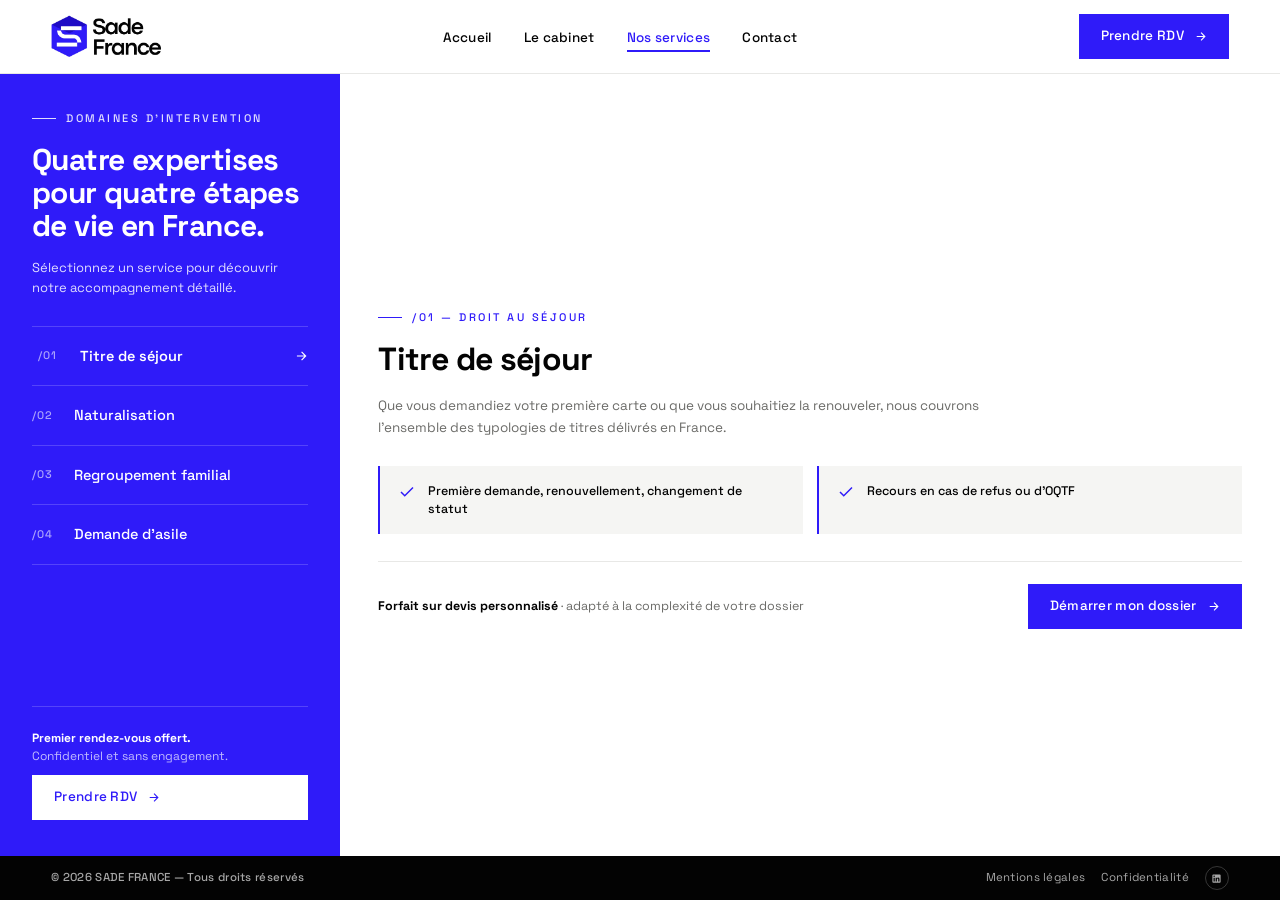
<file: services.html>
<!DOCTYPE html>
<html lang="fr">
<head>
<meta charset="UTF-8">
<meta name="viewport" content="width=device-width, initial-scale=1.0, viewport-fit=cover">
<title>Nos services — SADE France</title>
<meta name="description" content="Titre de séjour, naturalisation, regroupement familial, accompagnement demande d'asile : nos 4 expertises.">

<!-- Favicon (juste le S dans l'hexagone bleu) -->
<link rel="icon" type="image/png" sizes="32x32" href="assets/favicon-32.png">
<link rel="icon" type="image/png" sizes="16x16" href="assets/favicon-16.png">
<link rel="icon" type="image/png" href="assets/favicon.png">
<link rel="apple-touch-icon" sizes="180x180" href="assets/apple-touch-icon.png">

<!-- Open Graph (partage Facebook, WhatsApp, LinkedIn, Discord, etc.) -->
<meta property="og:type" content="website">
<meta property="og:url" content="https://sade78.fr/services.html">
<meta property="og:title" content="Nos services — SADE France">
<meta property="og:description" content="Titre de séjour, naturalisation, regroupement familial, accompagnement demande d'asile : nos 4 expertises.">
<meta property="og:image" content="https://sade78.fr/assets/og-image.png">
<meta property="og:image:width" content="1200">
<meta property="og:image:height" content="630">
<meta property="og:locale" content="fr_FR">
<meta property="og:site_name" content="SADE France">

<!-- Twitter Card -->
<meta name="twitter:card" content="summary_large_image">
<meta name="twitter:url" content="https://sade78.fr/services.html">
<meta name="twitter:title" content="Nos services — SADE France">
<meta name="twitter:description" content="Titre de séjour, naturalisation, regroupement familial, accompagnement demande d'asile : nos 4 expertises.">
<meta name="twitter:image" content="https://sade78.fr/assets/og-image.png">

<link rel="stylesheet" href="styles.css">
<style>
  .services-page{
    display:grid;
    grid-template-columns:340px 1fr;
    height:100%;
  }

  /* Sidebar */
  .svc-sidebar{
    background:var(--c-blue);
    color:var(--c-white);
    padding:clamp(28px, 4vh, 48px) clamp(20px, 2.5vw, 32px);
    display:flex;
    flex-direction:column;
    overflow-y:auto;
    overflow-x:hidden;
    position:relative;
  }
  .svc-sidebar::before{
    /* Halo indigo désactivé : il débordait sur le contenu blanc en mobile (au-dessus du panel d'accordéon)
       et créait une ombre bleue parasite sous le titre.
       Pour réactiver, décommenter ci-dessous. */
    /*
    content:'';
    position:absolute;
    bottom:-150px;left:-100px;
    width:400px;height:400px;
    background:radial-gradient(circle,var(--c-indigo) 0%,transparent 65%);
    pointer-events:none;
    */
  }
  .svc-sidebar > *{position:relative;z-index:2}
  .svc-sidebar h1{
    color:var(--c-white);
    font-size:clamp(22px, 2.5vw, 30px);
    margin:clamp(12px, 1.8vh, 18px) 0;
    line-height:1.1;
  }
  .svc-sidebar > p{
    color:rgba(255,255,255,.85);
    font-size:13px;
    line-height:1.55;
    margin-bottom:clamp(20px, 3vh, 28px);
  }

  .svc-tabs{
    display:flex;
    flex-direction:column;
    border-top:1px solid rgba(255,255,255,.18);
  }
  .svc-tab{
    display:flex;
    align-items:center;
    justify-content:space-between;
    gap:12px;
    padding:clamp(14px, 2vh, 18px) 0;
    border-bottom:1px solid rgba(255,255,255,.18);
    cursor:pointer;
    color:var(--c-white);
    transition:padding var(--t);
    text-align:left;
    width:100%;
  }
  .svc-tab:hover{padding-left:6px}
  .svc-tab-num{
    font-size:11px;
    color:rgba(255,255,255,.6);
    letter-spacing:1px;
    font-weight:500;
    flex-shrink:0;
    width:30px;
  }
  .svc-tab-name{
    font-size:14.5px;
    font-weight:500;
    flex:1;
    transition:color var(--t);
  }
  .svc-tab-arrow{
    width:14px;height:14px;
    opacity:0;
    transform:translateX(-6px);
    transition:all var(--t);
    flex-shrink:0;
  }
  .svc-tab.active{padding-left:6px}
  .svc-tab.active .svc-tab-arrow{opacity:1;transform:translateX(0)}
  .svc-tab.active .svc-tab-name{font-weight:600}

  .svc-sidebar-foot{
    margin-top:auto;
    padding-top:clamp(16px, 2.5vh, 24px);
    border-top:1px solid rgba(255,255,255,.18);
    display:flex;
    flex-direction:column;
    gap:10px;
  }
  .svc-sidebar-foot p{
    font-size:12px;
    color:rgba(255,255,255,.7);
    line-height:1.5;
  }

  /* Panel */
  .svc-panel{
    padding:clamp(28px, 4vh, 56px) clamp(24px, 3vw, 56px);
    background:var(--c-white);
    overflow-y:auto;
    overflow-x:hidden;
    display:flex;
    flex-direction:column;
    justify-content:center;
  }
  .svc-panel::-webkit-scrollbar{width:4px}
  .svc-panel::-webkit-scrollbar-thumb{background:var(--c-gray)}

  .svc-content{display:none;animation:fadeIn .4s ease}
  .svc-content.active{display:block}
  @keyframes fadeIn{
    from{opacity:0;transform:translateY(8px)}
    to{opacity:1;transform:translateY(0)}
  }

  .svc-content h2{
    margin:clamp(12px, 1.8vh, 18px) 0 clamp(14px, 2vh, 20px);
    max-width:600px;
  }
  .svc-content > .lead{
    margin-bottom:clamp(20px, 3vh, 28px);
    max-width:640px;
  }

  .svc-features{
    display:grid;
    grid-template-columns:1fr 1fr;
    gap:clamp(10px, 1.5vh, 14px);
    margin-bottom:clamp(20px, 3vh, 28px);
  }
  .svc-feature{
    display:flex;
    align-items:flex-start;
    gap:12px;
    padding:clamp(12px, 1.8vh, 16px) clamp(12px, 1.5vw, 18px);
    background:var(--c-gray-2);
    border-left:2px solid var(--c-blue);
  }
  .svc-feature svg{
    flex-shrink:0;
    width:18px;height:18px;
    color:var(--c-blue);
    margin-top:1px;
  }
  .svc-feature p{
    font-size:clamp(12.5px, .92vw, 13.5px);
    line-height:1.45;
    color:var(--c-black);
    font-weight:500;
  }

  .svc-actions{
    display:flex;
    gap:14px;
    align-items:center;
    flex-wrap:wrap;
    margin-top:clamp(16px, 2.5vh, 22px);
    padding-top:clamp(16px, 2.5vh, 22px);
    border-top:1px solid var(--c-gray);
  }
  .svc-actions p{
    font-size:12.5px;
    color:var(--c-text-muted);
    flex:1;
    min-width:180px;
  }
  .svc-actions p strong{color:var(--c-black)}

  /* ============================================
     MOBILE : passage en accordéon
     ============================================ */
  @media (max-width:860px){
    .services-page{
      grid-template-columns:1fr;
      height:auto;
    }

    /* Sidebar = section d'intro */
    .svc-sidebar{
      padding:36px var(--pad-x) 32px;
      overflow:visible;
    }
    .svc-sidebar h1{font-size:28px;margin:14px 0 14px}
    .svc-sidebar > p{margin-bottom:0;display:block}

    /* On masque les onglets et le foot sur mobile : tout est dans le panel en accordéon */
    .svc-tabs, .svc-sidebar-foot{display:none}

    /* Panel = liste de tous les services en accordéon */
    .svc-panel{
      padding:0;
      overflow:visible;
      display:block;
    }

    /* Tous les contenus sont visibles sur mobile, en mode accordéon */
    .svc-content{
      display:block;
      animation:none;
      border-bottom:1px solid var(--c-gray);
    }
    .svc-content:last-child{border-bottom:none}

    /* Header accordéon (le titre devient cliquable) */
    .svc-content > .eyebrow,
    .svc-content > h2 {
      cursor:pointer;
      user-select:none;
      transition:color var(--t);
    }
    .svc-content > .eyebrow{
      padding:24px var(--pad-x) 0;
      margin:0;
    }
    .svc-content > h2{
      padding:6px var(--pad-x) 0;
      margin:0;
      display:flex;
      align-items:center;
      justify-content:space-between;
      gap:16px;
    }
    .svc-content > h2::after{
      content:'+';
      font-size:32px;
      font-weight:300;
      color:var(--c-blue);
      transition:transform var(--t);
      flex-shrink:0;
    }
    .svc-content.is-open > h2::after{
      content:'−';
    }

    /* Contenu détaillé masqué par défaut, visible si .is-open */
    .svc-content > .lead,
    .svc-content > .svc-features,
    .svc-content > .svc-actions{
      display:none;
      padding-left:var(--pad-x);
      padding-right:var(--pad-x);
    }
    .svc-content.is-open > .lead{
      display:block;
      padding-top:14px;
      padding-bottom:0;
      margin-bottom:18px;
    }
    .svc-content.is-open > .svc-features{
      display:grid;
      margin-bottom:18px;
    }
    .svc-content.is-open > .svc-actions{
      display:flex;
      padding-bottom:24px;
    }

    /* Le 1er ouvert par défaut (déjà active=true sur titre) */
    .svc-content[data-content="titre"].active{}

    /* Hover sur le titre */
    .svc-content:hover > h2{color:var(--c-blue)}
  }

  @media (max-width:600px){
    .svc-features{grid-template-columns:1fr;gap:8px}
    .svc-feature{padding:10px 14px}
    .svc-actions{flex-direction:column;align-items:stretch;gap:10px}
    .svc-actions p{min-width:0;text-align:left}
    .svc-actions .btn{justify-content:center}
    .svc-content > h2{font-size:20px}
  }
</style>
</head>
<body>
<div class="page">

  <header class="header">
    <a href="index.html" class="logo-link"><img src="assets/logo-cropped.png" alt="SADE France" class="logo-img"></a>
    <nav class="nav-desktop">
      <ul>
        <li><a href="index.html">Accueil</a></li>
        <li><a href="cabinet.html">Le cabinet</a></li>
        <li><a href="services.html" class="active">Nos services</a></li>
        <li><a href="contact.html">Contact</a></li>
      </ul>
    </nav>
    <a href="contact.html" class="btn">Prendre RDV
      <svg viewBox="0 0 24 24" fill="none" stroke="currentColor" stroke-width="2"><path d="M5 12h14M13 5l7 7-7 7"/></svg>
    </a>
    <button class="burger" id="burger" aria-label="Menu"><span></span><span></span><span></span></button>
  </header>

  <nav class="nav-mobile" id="navMobile">
    <div class="nav-mobile-head">
      <a href="index.html" class="logo-link"><img src="assets/logo-light-text.png" alt="SADE France" class="logo-img"></a>
      <button class="nav-mobile-close" id="navClose" aria-label="Fermer">
        <svg viewBox="0 0 24 24" fill="none" stroke="currentColor" stroke-width="2"><path d="M18 6L6 18M6 6l12 12"/></svg>
      </button>
    </div>
    <a href="index.html">Accueil</a>
    <a href="cabinet.html">Le cabinet</a>
    <a href="services.html">Nos services</a>
    <a href="contact.html">Contact</a>
    <a href="contact.html" class="btn">Prendre RDV</a>
  </nav>

  <!-- ============================================================
       CONTENU PRINCIPAL : NOS SERVICES
       ============================================================
       Page en 2 colonnes : à gauche la liste des 4 services
       (avec onglets cliquables), à droite le détail du service sélectionné.
       Sur mobile : passe en accordéon (clic sur le titre pour ouvrir/fermer).
       
       🔧 AJOUTER UN NOUVEAU SERVICE :
          1. Ajouter un nouveau bouton dans <div class="svc-tabs"> avec data-tab="xxx"
          2. Ajouter un nouveau <div class="svc-content" data-content="xxx">
       
       🔧 MODIFIER UN SERVICE :
          Cherchez data-content="titre" / "naturalisation" / "regroupement" / "asile"
       ============================================================ -->
  <main class="main">
    <section class="services-page">

      <!-- Sidebar / Intro -->
      <div class="svc-sidebar">
        <div class="eyebrow light">Domaines d'intervention</div>
        <h1>Quatre expertises pour quatre étapes de vie en France.</h1>
        <p>Sélectionnez un service pour découvrir notre accompagnement détaillé.</p>

        <!-- 🔧 LISTE DES SERVICES (sidebar / onglets desktop) -->
        <div class="svc-tabs" role="tablist">
          <button class="svc-tab active" data-tab="titre" role="tab">
            <span class="svc-tab-num">/01</span>
            <span class="svc-tab-name">Titre de séjour</span>
            <svg class="svc-tab-arrow" viewBox="0 0 24 24" fill="none" stroke="currentColor" stroke-width="2"><path d="M5 12h14M13 5l7 7-7 7"/></svg>
          </button>
          <button class="svc-tab" data-tab="naturalisation" role="tab">
            <span class="svc-tab-num">/02</span>
            <span class="svc-tab-name">Naturalisation</span>
            <svg class="svc-tab-arrow" viewBox="0 0 24 24" fill="none" stroke="currentColor" stroke-width="2"><path d="M5 12h14M13 5l7 7-7 7"/></svg>
          </button>
          <button class="svc-tab" data-tab="regroupement" role="tab">
            <span class="svc-tab-num">/03</span>
            <span class="svc-tab-name">Regroupement familial</span>
            <svg class="svc-tab-arrow" viewBox="0 0 24 24" fill="none" stroke="currentColor" stroke-width="2"><path d="M5 12h14M13 5l7 7-7 7"/></svg>
          </button>
          <button class="svc-tab" data-tab="asile" role="tab">
            <span class="svc-tab-num">/04</span>
            <span class="svc-tab-name">Demande d'asile</span>
            <svg class="svc-tab-arrow" viewBox="0 0 24 24" fill="none" stroke="currentColor" stroke-width="2"><path d="M5 12h14M13 5l7 7-7 7"/></svg>
          </button>
        </div>

        <div class="svc-sidebar-foot">
          <p><strong style="color:#fff">Premier rendez-vous offert.</strong><br>Confidentiel et sans engagement.</p>
          <a href="contact.html" class="btn btn--white">Prendre RDV
            <svg viewBox="0 0 24 24" fill="none" stroke="currentColor" stroke-width="2"><path d="M5 12h14M13 5l7 7-7 7"/></svg>
          </a>
        </div>
      </div>

      <!-- Panel / Accordéon -->
      <div class="svc-panel">

        <div class="svc-content active is-open" data-content="titre">
          <div class="eyebrow">/01 — Droit au séjour</div>
          <h2>Titre de séjour</h2>
          <p class="lead">Que vous demandiez votre première carte ou que vous souhaitiez la renouveler, nous couvrons l'ensemble des typologies de titres délivrés en France.</p>
          <div class="svc-features">
            <div class="svc-feature">
              <svg viewBox="0 0 24 24" fill="none" stroke="currentColor" stroke-width="2"><path d="M20 6L9 17l-5-5"/></svg>
              <p>Première demande, renouvellement, changement de statut</p>
            </div>
            <div class="svc-feature">
              <svg viewBox="0 0 24 24" fill="none" stroke="currentColor" stroke-width="2"><path d="M20 6L9 17l-5-5"/></svg>
              <p>Recours en cas de refus ou d'OQTF</p>
            </div>
          </div>
          <div class="svc-actions">
            <p><strong>Forfait sur devis personnalisé</strong> · adapté à la complexité de votre dossier</p>
            <a href="contact.html" class="btn">Démarrer mon dossier
              <svg viewBox="0 0 24 24" fill="none" stroke="currentColor" stroke-width="2"><path d="M5 12h14M13 5l7 7-7 7"/></svg>
            </a>
          </div>
        </div>

        <div class="svc-content" data-content="naturalisation">
          <div class="eyebrow">/02 — Nationalité française</div>
          <h2>Naturalisation</h2>
          <p class="lead">Devenir français est l'aboutissement d'un parcours d'intégration. Nous vous accompagnons dans la constitution complète de votre dossier.</p>
          <div class="svc-features">
            <div class="svc-feature"><svg viewBox="0 0 24 24" fill="none" stroke="currentColor" stroke-width="2"><path d="M20 6L9 17l-5-5"/></svg><p>Naturalisation par décret ou déclaration de nationalité</p></div>
            <div class="svc-feature"><svg viewBox="0 0 24 24" fill="none" stroke="currentColor" stroke-width="2"><path d="M20 6L9 17l-5-5"/></svg><p>Préparation à l'entretien d'assimilation</p></div>
          </div>
          <div class="svc-actions">
            <p><strong>Forfait sur devis personnalisé</strong> · accompagnement complet jusqu'au décret</p>
            <a href="contact.html" class="btn">Démarrer mon dossier
              <svg viewBox="0 0 24 24" fill="none" stroke="currentColor" stroke-width="2"><path d="M5 12h14M13 5l7 7-7 7"/></svg>
            </a>
          </div>
        </div>

        <div class="svc-content" data-content="regroupement">
          <div class="eyebrow">/03 — Vie familiale</div>
          <h2>Regroupement familial</h2>
          <p class="lead">Faire venir son conjoint et ses enfants en France est un droit fondamental, mais une procédure exigeante. Nous construisons un dossier solide.</p>
          <div class="svc-features">
            <div class="svc-feature"><svg viewBox="0 0 24 24" fill="none" stroke="currentColor" stroke-width="2"><path d="M20 6L9 17l-5-5"/></svg><p>Demande de regroupement familial à l'OFII</p></div>
            <div class="svc-feature"><svg viewBox="0 0 24 24" fill="none" stroke="currentColor" stroke-width="2"><path d="M20 6L9 17l-5-5"/></svg><p>Visa long séjour pour la famille à l'étranger</p></div>
          </div>
          <div class="svc-actions">
            <p><strong>Forfait sur devis personnalisé</strong> · de la demande au visa</p>
            <a href="contact.html" class="btn">Démarrer mon dossier
              <svg viewBox="0 0 24 24" fill="none" stroke="currentColor" stroke-width="2"><path d="M5 12h14M13 5l7 7-7 7"/></svg>
            </a>
          </div>
        </div>

        <div class="svc-content" data-content="asile">
          <div class="eyebrow">/04 — Protection internationale</div>
          <h2>Accompagnement demande d'asile</h2>
          <p class="lead">Un accompagnement humain et confidentiel pour les personnes en demande de protection internationale.</p>
          <div class="svc-actions">
            <p><strong>Forfait sur devis personnalisé</strong> · échangeons sur votre situation</p>
            <a href="contact.html" class="btn">Prendre rendez-vous
              <svg viewBox="0 0 24 24" fill="none" stroke="currentColor" stroke-width="2"><path d="M5 12h14M13 5l7 7-7 7"/></svg>
            </a>
          </div>
        </div>

      </div>

    </section>
  </main>

  <footer class="footer">
    <div class="copy">© 2026 SADE FRANCE — Tous droits réservés</div>
    <div class="footer-links">
      <a href="mentions-legales.html">Mentions légales</a>
      <a href="confidentialite.html">Confidentialité</a>
      <a href="#" class="footer-social" aria-label="LinkedIn">
        <svg viewBox="0 0 24 24" fill="currentColor"><path d="M19 3a2 2 0 0 1 2 2v14a2 2 0 0 1-2 2H5a2 2 0 0 1-2-2V5a2 2 0 0 1 2-2h14m-.5 15.5v-5.3a3.26 3.26 0 0 0-3.26-3.26c-.85 0-1.84.52-2.32 1.3v-1.11h-2.79v8.37h2.79v-4.93c0-.77.62-1.4 1.39-1.4a1.4 1.4 0 0 1 1.4 1.4v4.93h2.79M6.88 8.56a1.68 1.68 0 0 0 1.68-1.68c0-.93-.75-1.69-1.68-1.69a1.69 1.69 0 0 0-1.69 1.69c0 .93.76 1.68 1.69 1.68m1.39 9.94v-8.37H5.5v8.37h2.77z"/></svg>
      </a>
    </div>
  </footer>

</div>

<script>
  // Menu mobile
  const burger = document.getElementById('burger');
  const navMobile = document.getElementById('navMobile');
  const navClose = document.getElementById('navClose');
  function toggleMenu(open){
    burger.classList.toggle('is-open', open);
    navMobile.classList.toggle('is-open', open);
    document.body.classList.toggle('no-scroll', open);
  }
  burger.addEventListener('click',()=>toggleMenu(!navMobile.classList.contains('is-open')));
  navClose.addEventListener('click',()=>toggleMenu(false));
  navMobile.querySelectorAll('a').forEach(a=>a.addEventListener('click',()=>toggleMenu(false)));

  // Tabs (desktop)
  const tabs = document.querySelectorAll('.svc-tab');
  const contents = document.querySelectorAll('.svc-content');
  function activate(name){
    tabs.forEach(t => t.classList.toggle('active', t.dataset.tab === name));
    contents.forEach(c => c.classList.toggle('active', c.dataset.content === name));
  }
  tabs.forEach(tab => tab.addEventListener('click', () => activate(tab.dataset.tab)));

  // Activation depuis le hash URL
  const hashMap = {'titre-sejour':'titre','naturalisation':'naturalisation','regroupement':'regroupement','asile':'asile'};
  const hash = window.location.hash.replace('#','');
  if(hashMap[hash]){
    activate(hashMap[hash]);
    // En mobile, ouvrir l'accordéon du service ciblé et fermer les autres
    if(window.innerWidth <= 860){
      contents.forEach(c => c.classList.toggle('is-open', c.dataset.content === hashMap[hash]));
    }
  }

  // Accordéon mobile (cliquer sur le titre h2 pour ouvrir/fermer)
  contents.forEach(content => {
    const h2 = content.querySelector('h2');
    h2.addEventListener('click', e => {
      // Ne fonctionne qu'en mobile
      if(window.innerWidth > 860) return;
      const wasOpen = content.classList.contains('is-open');
      // Ferme tous les autres
      contents.forEach(c => c.classList.remove('is-open'));
      // Ouvre celui cliqué (s'il était fermé)
      if(!wasOpen) content.classList.add('is-open');
    });
  });
</script>
</body>
</html>
</file>
<file: styles.css>
/* =========================================================
   SADE FRANCE · SITE
   No-scroll desktop/tablette · scroll naturel mobile
   Charte graphique v1.0 · 2026
   ========================================================= */

@import url('https://fonts.googleapis.com/css2?family=Space+Grotesk:wght@300;400;500;600;700&display=swap');

:root{
  --c-blue:        #2F1BF9;
  --c-indigo:      #1E0BC5;
  --c-blue-light:  #4F3EFA;
  --c-black:       #030303;
  --c-white:       #FFFFFF;
  --c-gray:        #E8E8E6;
  --c-gray-2:      #F5F5F3;
  --c-gray-3:      #B8B8B6;
  --c-text-muted:  #6B6B68;

  --font: 'Space Grotesk', 'Codec Pro', system-ui, -apple-system, sans-serif;
  --pad-x: clamp(20px, 4vw, 56px);
  --t: .35s cubic-bezier(.2,.7,.2,1);

  /* Breakpoint mobile : on bascule en mode "scroll" en dessous */
  /* À utiliser dans @media (max-width: 860px) */
}

*{box-sizing:border-box;margin:0;padding:0}
html,body{height:100%}
body{
  font-family:var(--font);
  font-size:15px;
  line-height:1.55;
  color:var(--c-black);
  background:var(--c-white);
  -webkit-font-smoothing:antialiased;
  overflow-x:hidden;
}

/* =========================================
   COMPORTEMENT NO-SCROLL DESKTOP
   ========================================= */
@media (min-width: 861px){
  html,body{height:100dvh;overflow:hidden}
}

/* En dessous de 860px : scroll naturel autorisé */
@media (max-width: 860px){
  html,body{height:auto;min-height:100%;overflow-x:hidden}
  body{overflow-y:auto}
}

img,svg{max-width:100%;display:block}
a{color:inherit;text-decoration:none}
button{font:inherit;cursor:pointer;border:none;background:none;color:inherit}
ul{list-style:none}

/* =========================================
   STRUCTURE GÉNÉRALE
   ========================================= */
.page{
  display:flex;
  flex-direction:column;
  width:100%;
}

/* Desktop : grid 100vh */
@media (min-width: 861px){
  .page{
    display:grid;
    grid-template-rows:auto 1fr auto;
    height:100dvh;
    overflow:hidden;
  }
}

/* Mobile : flex naturel */
@media (max-width: 860px){
  .page{
    min-height:100dvh;
  }
}

.main{
  position:relative;
  min-height:0;
}

@media (min-width: 861px){
  .main{overflow:hidden}
}

@media (max-width: 860px){
  .main{flex:1}
}

/* =========================================
   TYPOGRAPHIE
   ========================================= */
h1,h2,h3,h4{
  font-family:var(--font);
  font-weight:700;
  line-height:1.05;
  letter-spacing:-.02em;
}
h1{font-size:clamp(28px, 4.5vw, 56px); line-height:1.05}
h2{font-size:clamp(22px, 2.5vw, 36px); line-height:1.1}
h3{font-size:clamp(16px, 1.4vw, 20px); font-weight:600; line-height:1.2}
h4{font-size:14px; font-weight:600; letter-spacing:.5px}

.eyebrow{
  display:inline-flex;align-items:center;gap:10px;
  font-size:11px;
  font-weight:500;
  letter-spacing:2.5px;
  text-transform:uppercase;
  color:var(--c-blue);
}
.eyebrow::before{
  content:'';width:24px;height:1px;background:currentColor;
}
.eyebrow.light{color:rgba(255,255,255,.85)}

.lead{
  font-size:clamp(13.5px, 1vw, 16px);
  line-height:1.6;
  color:var(--c-text-muted);
}
.lead.on-blue{color:rgba(255,255,255,.85)}

/* =========================================
   LOGO
   =========================================
   Le logo principal (texte+hexagone) a un ratio d'environ 2.6:1
   On lui fixe une hauteur précise et on laisse la largeur s'adapter.
   `object-fit:contain` garantit qu'il ne sera JAMAIS déformé,
   même si un parent essaye de le compresser.
*/
.logo-link{
  display:flex;
  align-items:center;
  flex-shrink:0;       /* Ne pas se rétracter quand le header devient étroit */
  height:42px;
  max-width:180px;     /* Limite max pour éviter qu'il dévore le header */
}
.logo-img{
  height:100%;
  width:auto;
  max-width:100%;
  object-fit:contain;  /* Préserve les proportions, AUCUNE déformation possible */
  display:block;
}

/* Sur petits écrans : on réduit la hauteur (le ratio est conservé automatiquement) */
@media (max-width: 600px){
  .logo-link{height:36px;max-width:150px}
}
@media (max-width: 380px){
  .logo-link{height:32px;max-width:130px}
}

/* =========================================
   HEADER
   ========================================= */
.header{
  display:flex;
  align-items:center;
  justify-content:space-between;
  gap:16px;
  padding:14px var(--pad-x);
  background:var(--c-white);
  border-bottom:1px solid var(--c-gray);
  position:relative;
  z-index:50;
  flex-shrink:0;
}

/* Sur mobile, header sticky pour rester visible au scroll */
@media (max-width: 860px){
  .header{
    position:sticky;
    top:0;
    background:rgba(255,255,255,.96);
    backdrop-filter:blur(12px);
    -webkit-backdrop-filter:blur(12px);
  }
}

.nav-desktop ul{
  display:flex;
  gap:clamp(20px,2.5vw,38px);
}
.nav-desktop a{
  font-size:13.5px;
  font-weight:500;
  letter-spacing:.3px;
  position:relative;
  padding:6px 0;
  transition:color var(--t);
}
.nav-desktop a::after{
  content:'';
  position:absolute;
  left:0;bottom:0;
  width:100%;height:1.5px;
  background:var(--c-blue);
  transform:scaleX(0);
  transform-origin:right;
  transition:transform var(--t);
}
.nav-desktop a:hover::after,
.nav-desktop a.active::after{
  transform:scaleX(1);
  transform-origin:left;
}
.nav-desktop a:hover,.nav-desktop a.active{color:var(--c-blue)}

/* Burger */
.burger{
  display:none;
  width:42px;height:42px;
  border:1px solid var(--c-gray);
  border-radius:6px;
  position:relative;
  background:var(--c-white);
  flex-shrink:0;
}
.burger span{
  position:absolute;
  left:50%;width:18px;height:1.5px;
  background:var(--c-black);
  transform:translateX(-50%);
  transition:all var(--t);
}
.burger span:nth-child(1){top:14px}
.burger span:nth-child(2){top:20px}
.burger span:nth-child(3){top:26px}
.burger.is-open span:nth-child(1){top:20px;transform:translateX(-50%) rotate(45deg)}
.burger.is-open span:nth-child(2){opacity:0}
.burger.is-open span:nth-child(3){top:20px;transform:translateX(-50%) rotate(-45deg)}

/* Drawer mobile */
.nav-mobile{
  position:fixed;
  inset:0;
  background:var(--c-blue);
  color:var(--c-white);
  z-index:60;
  display:flex;
  flex-direction:column;
  padding:24px var(--pad-x);
  gap:6px;
  transform:translateX(100%);
  transition:transform var(--t);
  overflow-y:auto;
}
.nav-mobile.is-open{transform:translateX(0)}
.nav-mobile-head{
  display:flex;
  align-items:center;
  justify-content:space-between;
  margin-bottom:24px;
  padding-bottom:20px;
  border-bottom:1px solid rgba(255,255,255,.18);
}
.nav-mobile-close{
  width:42px;height:42px;
  border:1px solid rgba(255,255,255,.3);
  border-radius:6px;
  display:grid;place-items:center;
  color:var(--c-white);
}
.nav-mobile-close svg{width:16px;height:16px}
.nav-mobile a{
  display:block;
  padding:14px 0;
  border-bottom:1px solid rgba(255,255,255,.15);
  font-size:22px;
  font-weight:600;
  transition:padding var(--t);
}
.nav-mobile a:hover{padding-left:8px}
.nav-mobile .btn{
  margin-top:24px;
  align-self:stretch;
  justify-content:center;
  background:var(--c-white);
  color:var(--c-blue);
}

/* =========================================
   BOUTONS
   ========================================= */
.btn{
  display:inline-flex;
  align-items:center;
  gap:10px;
  padding:12px 22px;
  background:var(--c-blue);
  color:var(--c-white);
  font-size:13.5px;
  font-weight:500;
  letter-spacing:.3px;
  border-radius:0;
  transition:all var(--t);
  white-space:nowrap;
}
.btn:hover{background:var(--c-indigo);transform:translateY(-1px)}
.btn svg{width:13px;height:13px;transition:transform var(--t)}
.btn:hover svg{transform:translateX(3px)}
.btn--white{background:var(--c-white);color:var(--c-blue)}
.btn--white:hover{background:var(--c-black);color:var(--c-white)}
.btn--lg{padding:14px 28px;font-size:14px}

.link-arrow{
  display:inline-flex;align-items:center;gap:8px;
  font-weight:500;
  font-size:13px;
  color:var(--c-blue);
  border-bottom:1.5px solid var(--c-blue);
  padding-bottom:2px;
  transition:gap var(--t);
}
.link-arrow:hover{gap:12px}
.link-arrow svg{width:13px;height:13px}
.link-arrow.light{color:#fff;border-color:#fff}

/* =========================================
   FOOTER
   ========================================= */
.footer{
  display:flex;
  align-items:center;
  justify-content:space-between;
  gap:16px;
  padding:10px var(--pad-x);
  background:var(--c-black);
  color:rgba(255,255,255,.65);
  font-size:11.5px;
  letter-spacing:.3px;
  flex-shrink:0;
  flex-wrap:wrap;
}
.footer .copy{font-weight:500}
.footer-links{display:flex;align-items:center;gap:16px;flex-wrap:wrap}
.footer-links a{color:rgba(255,255,255,.65);transition:color var(--t)}
.footer-links a:hover{color:var(--c-white)}
.footer-social{
  display:grid;place-items:center;
  width:24px;height:24px;
  border:1px solid rgba(255,255,255,.2);
  border-radius:50%;
  transition:all var(--t);
}
.footer-social:hover{background:var(--c-blue);border-color:var(--c-blue);color:#fff !important}
.footer-social svg{width:11px;height:11px}

@media (max-width:860px){
  .footer{padding:14px var(--pad-x);font-size:11px}
}

@media (max-width:520px){
  .footer{flex-direction:column;align-items:flex-start;gap:10px;padding:16px var(--pad-x) 20px;text-align:left}
}

/* Responsive global */
@media (max-width:860px){
  .nav-desktop{display:none}
  .header > .btn{display:none}
  .burger{display:block}
}

.no-scroll{overflow:hidden}
</file>
